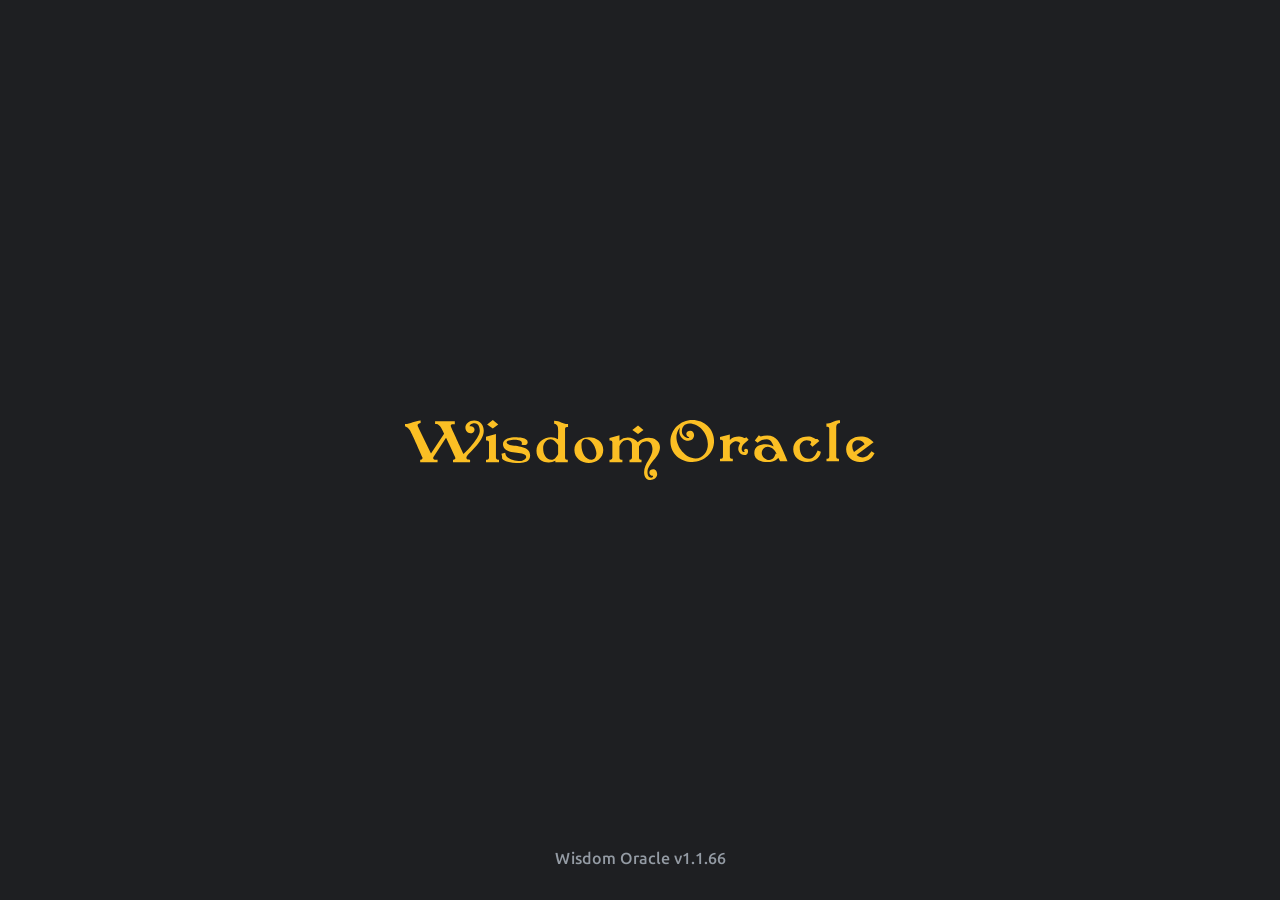
<file: index.html>
<!DOCTYPE html>
<html lang="en">
<head>
  <meta charset="UTF-8" />
  <meta name="viewport" content="width=device-width, initial-scale=1.0" />
  <meta name="theme-color" content="#0d0e10" />
  <meta name="color-scheme" content="dark" />
  <meta name="mobile-web-app-capable" content="yes">
  <meta name="apple-mobile-web-app-capable" content="yes" />
  <meta name="apple-mobile-web-app-status-bar-style" content="black-translucent" />
  <meta name="apple-mobile-web-app-title" content="Wisdom Oracle" />
  <meta name="description" content="Wisdom Oracle — Splash screen..." />
  <meta name="robots" content="noindex, nofollow" />
  <link rel="canonical" href="/gitawisdom/oracle.html" />
  <title>Wisdom Oracle</title>
  <meta name="author" content="WebKide" />

  <!-- Favicons — same as oracle.html -->
  <link rel="apple-touch-icon" sizes="180x180" href="assets/icons/apple-touch-icon.png" />
  <link rel="icon" type="image/png" sizes="32x32" href="assets/icons/favicon-32x32.png" />
  <link rel="icon" type="image/png" sizes="16x16" href="assets/icons/favicon-16x16.png" />
  <link rel="manifest" href="site.webmanifest" />

  <!-- 1. Stylesheets: Critical path for First Contentful Paint -->
  <link rel="stylesheet" href="css/fonts.css" />
  <link rel="stylesheet" href="css/variables.css" />
  <link rel="stylesheet" href="css/splash.css" />

  <!-- 2. Preload the app logo -->
  <link rel="preload" as="image" href="assets/images/wisdomoracle.svg" />
  <link rel="preload" as="image" href="assets/images/card_bg.png" />
</head>

<body>

  <!-- ── Splash stage ───────────────────────────────────────────────────── -->
  <div class="intro">

    <div class="logo-header">
      <div class="logo-wrap">
        <svg class="logo"
         viewBox="0 0 571.57 134.47"
         width="255"
         height="60"
         aria-hidden="true"
         draggable="false"
         focusable="false">
          <path fill="#fbbf24" d="M334.28,8.18c9.21,1.42,9,9.1,9,16.77,0,6.17-.3,12.23-.3,18.39a28.79,28.79,0,0,0-15.65-4.65c-17,0-32.65,12.63-32.65,30.31,0,17,11.21,26.17,27.7,26.17A30.86,30.86,0,0,0,337,91.53v2.93h27.87V88.9h-2.12a4,4,0,0,1-4-4V19.5a4,4,0,0,1,4-4h2.73V9.19c-14,0-17-7.47-31.24-7.47Zm8.9,68.4c-3.75,5.66-7.07,12.43-15,12.43-11.93,0-18.5-12-18.5-25.87,0-9.49,5.76-20.1,16.38-20.1,8.19,0,12.74,7.37,17.09,13.13ZM234.69,55.87c-2-.51-6.88-2.43-6.88-5.25,0-4.15,7.07-6.17,18.8-6.17,7.88,0,15.48,1.92,15.48,7.58a4.94,4.94,0,0,1-.81,2.32l.3,1a19.12,19.12,0,0,0,5.36.91c4.55,0,8.08-1.82,8.08-6.56,0-10.11-20.93-10.92-27.91-10.92-10,0-27.61,2.43-27.61,15.66a15.57,15.57,0,0,0,2.33,7.88v.11c10.41,16.56,49.84,6.87,49.84,20.3,0,4.55-8.28,9.2-12.93,9.2-11,0-23.46-3.54-29.12-8.49-3.44-3-4.25-5.46-5.05-9.9l-8.37,2.32a41.23,41.23,0,0,1,1.62,10.81c6,6,14.86,9.5,39.73,9.5,10.92,0,22.95-3.44,22.95-16.57C280.48,57.48,250,59.1,234.69,55.87ZM534.55,22.43,522.32,12.22,509.57,22.43l12.75,8.79ZM209.06,10.2,196.82,0,184.08,10.2,196.82,19Zm-5.22,74.68V31.42l-22.22,6.06v8.39h2.74a4,4,0,0,1,4,4v35a4,4,0,0,1-4,4h-2.74v5.66h29.11V88.9h-2.82A4,4,0,0,1,203.84,84.88Zm352.35,25.54c-4.14,0-8.49,2.53-8.49,7.08s3.84,7.57,8.19,7.57c0,.2.1.51.1.71,0,2.32-1.52,3.43-3.84,3.43-6.28,0-8.6-6.26-8.6-11.61,0-21.83,28-33,28-57.08,0-13.24-13.13-20.71-25-20.71a34.29,34.29,0,0,0-24.87,10.3C517,42.53,507.64,39.3,499.15,39.3a28.69,28.69,0,0,0-18.41,7V34.35l-22.4,6.06v5.46h2.44a4,4,0,0,1,4,4v35a4,4,0,0,1-4,4h-2.44v5.76h29V88.9h-2.64a4,4,0,0,1-4-4V58.8c3.34-7,8.08-13.74,16.68-13.74,6,0,11.33,4.54,11.33,10.71V84.86a4,4,0,0,1-4,4h-1.54v5.76h27V88.9H528.5a4,4,0,0,1-4-4V59.2a19.52,19.52,0,0,1,17.08-11.41c9.61,0,13.13,9.59,13.13,17.78,0,18.08-18.8,31.32-18.8,51.32,0,8.89,4.35,17.58,14.36,17.58,7.17,0,15-4.75,15-12.63C565.19,116.28,562.56,110.42,556.19,110.42ZM412,38.79h0Zm0,0c-16.87,0-32.31,10.41-32.31,28.48s15.57,28.9,32.45,28.9,32.26-11,32.26-28.9C444.39,49.11,428.94,38.81,412.06,38.8Zm6.36,50.31h0c-13.91,0-22.81-14-22.81-33.44,0-9.1,4.95-12.94,10.21-12.94,12.94,0,23.24,20.82,23.24,32C429,81.12,425.89,89.09,418.42,89.11ZM155.11,1.21c-11.59,0-19.73,7.48-19.73,16.27,0,6.16,4.75,12.32,11.22,12.32,4.45,0,9.3-3.33,9.3-8.18,0-4.34-4-7.78-8.29-7.78-.91,0-2.63-.36-2.63.51,0-1.57,1.85-7.08,11.11-7.08,8.7,0,11.53,9.5,11.53,16.67,0,14.85-25.69,41.83-36.3,52.24-4-7.71-21.68-46.32-28.42-61.12a4,4,0,0,1,2-5.35,4.09,4.09,0,0,1,1.73-.35c3.77.05,4.82.11,5,.14V2.63H67.45V8.89h2.93c8.18,0,14.35,15.76,17.28,22L58.24,75.27,31,18.79c-.92-1.92-2.74-4.75-2.74-6.87,0-3.33,4.25-4.44,6.78-5.15V1.11C22.65,1.52,12.34,9,0,9v4.95c4.55,2.12,8.19,4.65,11,8.79,3,4.35,21.22,45.29,27.92,60.62A4.06,4.06,0,0,1,35.29,89H34v5.55H73V89H67.2a4,4,0,0,1-3.38-6.26L92,39.7c2.56,5.06,15,31.69,20.48,43.57a4,4,0,0,1-2,5.36,4,4,0,0,1-1.69.38h-1.26v5.55H145.9V89c-3.13-.41-8.29.1-8.29-4.35,0-8.08,38.94-33.54,38.94-60.31C176.55,11.42,168.66,1.21,155.11,1.21Z"/>
        </svg>

        <svg class="logo"
         viewBox="0 0 461.45 94.97"
         width="205"
         height="42"
         aria-hidden="true"
         draggable="false"
         focusable="false">
          <path fill="#fbbf24" d="M454.36,70.82c-4.74,7.38-10.1,13.84-19.61,13.84-5.16,0-10-2.32-13.95-5.56l38.52-28.59c-8.08-9.29-17.09-13.13-29.43-13.13-17.08,0-32.65,10.71-32.65,28.89,0,17.48,14.26,28.6,30.94,28.6,14.76,0,26.79-6.27,33.27-19.81ZM411.09,59.51c0-7.78,4.65-13.54,12.74-13.54a16.79,16.79,0,0,1,15.27,8.79L415,72.64a25.29,25.29,0,0,1-3.95-13.13ZM313.71,87.69c-13.75,0-21.44-9.09-21.44-26.57,0-8.79,9.17-15.15,15.37-15.15,4.46,0,10.62,1.57,10.62,4.24,0,1.72-1.52,3.33-2.73,4.35l5.56,5.85,15.58-12.93-4.26-4.75h-4.64c-.91,0-7.32-5.15-16.49-5.15-17.55,0-33.67,9.6-33.67,28.8,0,18.08,14.15,28.59,31.32,28.59,14.76,0,28.93-7.48,31.15-23.24L332.7,68.9C329.18,77,324,87.69,313.71,87.69ZM355.36,7.78l-2.73.2v7.17h2.42a4,4,0,0,1,4,4V83.55a4,4,0,0,1-4,4h-2.22v5.66H381V87.59h-2.12a4,4,0,0,1-4.05-4v-65c0-6.57,1.32-10.81,8.59-11.62V.3h-3.74C372.53.3,363.86,7.07,355.36,7.78ZM218.87,35.16a66.37,66.37,0,0,0-15,2l-4-2.93-9.18,12.12,6.27,5a33.83,33.83,0,0,1,20.93-7.57c9.48,0,12.79,10,15.32,16-4-1.52-10-4.8-17.56-4.8-13.34,0-26.08,4.55-26.08,20,0,15.26,16.59,19.91,29.23,19.91,19.44,0,25-9.8,25-9.8l4.14,8.18h16.69c-3.64-8.29-6.78-16.67-10.51-25C246.67,51.83,240.51,35.16,218.87,35.16ZM237.77,76c-1.82,7.38-6.06,14.45-14.56,14.45-7.79,0-16.78-7.37-16.78-15.46,0-7.17,5.31-14.29,13.6-14.29,9,0,16.53,8.43,20,15.91ZM176.7,44.76l-4.95-5.56c-1.11.5-2.93,1.51-4.15,1.51-1,0-3.14-1.41-4.25-1.81a24.08,24.08,0,0,0-8.9-1.42c-7.47,0-14.76,2.33-20.2,7.48V32.53L112,38.59v6h2.73a4,4,0,0,1,4,4v35a4,4,0,0,1-4,4H112v5.66h29V87.59h-2.73a4,4,0,0,1-4-4v-24c0-5.76,8.58-11.82,13.95-11.82,3.64,0,7,1.91,9.5,4.44-2.53,4.14-4.45,9-4.45,13.94A13.61,13.61,0,0,0,166.4,79.31a9.1,9.1,0,0,0,9.1-8.79,5.12,5.12,0,0,0-4.87-5.35h-.08a4.22,4.22,0,0,0-4.16,4,5.09,5.09,0,0,0,1.82,3.14h-3C163,72.34,161,67.89,161,66,161,55.26,170.33,51.42,176.7,44.76ZM49.5,0C22.3,0,0,21.52,0,48.9s22.94,46,49.34,46c27,0,49.24-19.6,49.24-47.18S76.7,0,49.5,0Zm7.08,86.78C33.82,86.78,13.51,60.62,13.51,39a34.91,34.91,0,0,1,8.08-22.23C21,19.7,20,22.83,20,25.76c0,12.89,10.92,21.12,20.32,21.12,7.69,0,13.13-5,13.13-12.83,0-5.26-3.44-10-9-10-4,0-8.6,2.73-8.6,7.18a8,8,0,0,0,6.78,7.57,3,3,0,0,1-2.84,2c-4.54,0-14-6.07-14-14.86,0-9.69,6.57-17.78,16.38-17.78,24.16,0,42.43,23.54,42.43,46.48C84.6,70.82,74,86.78,56.58,86.78Z"/>
        </svg>
      </div>
    </div>

    <p class="version">Wisdom Oracle v1.1.66</p>

  </div>

  <!-- Boot sequencer — deferred so DOM is ready -->
  <script src="js/splash.js" defer></script>

  <!-- Register service worker (same scope as oracle.html) -->
  <script>
    if ('serviceWorker' in navigator) {
      navigator.serviceWorker.register('sw.js')
        .catch(function (err) { console.warn('SW registration failed:', err); });
    }

    document.addEventListener('contextmenu', function (e) {
      if (e.target.tagName === 'IMG') e.preventDefault();
    });
  </script>

</body>
</html>
</file>
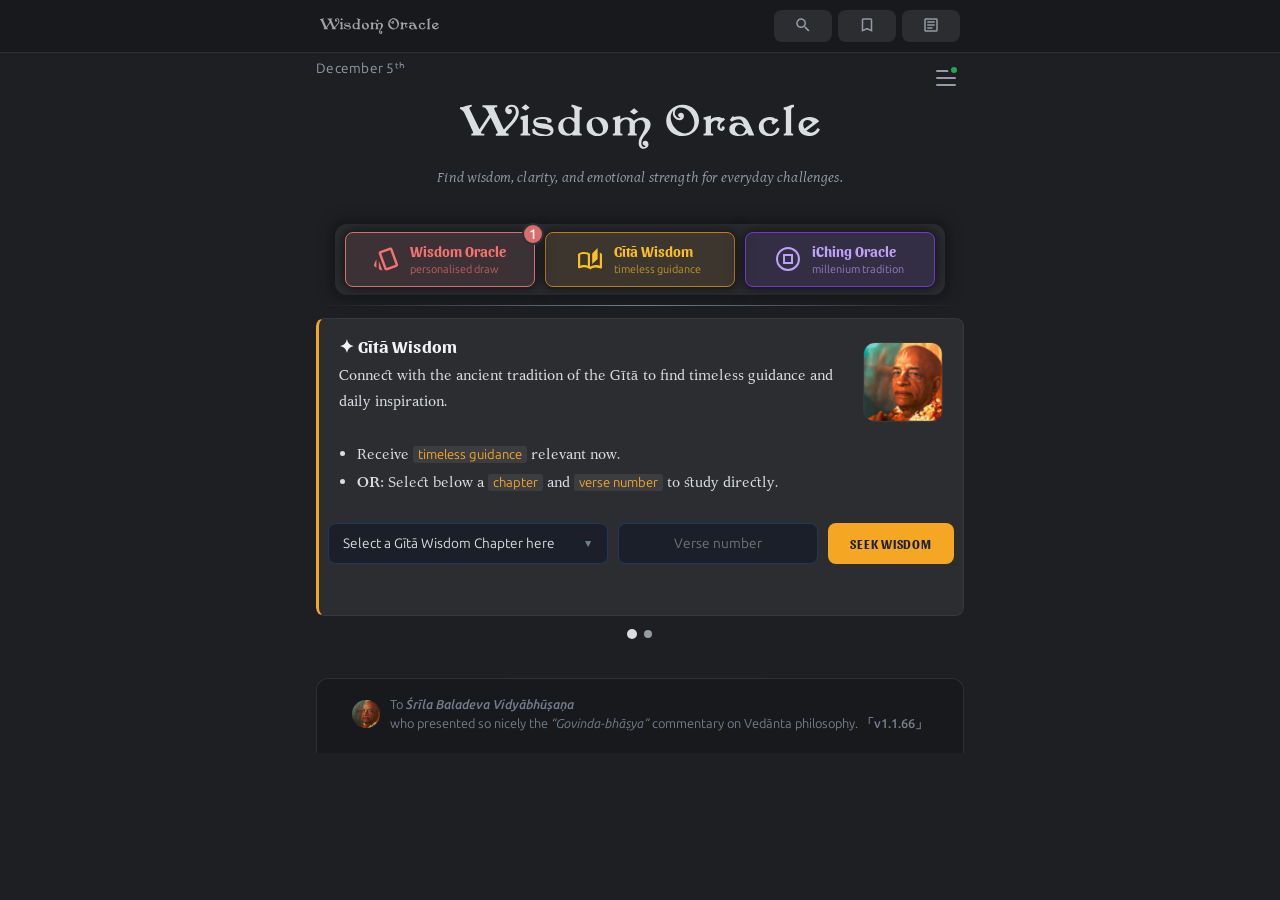
<file: oracle.html>
<!DOCTYPE html>
<html lang="en">
<head>
    <meta charset="UTF-8" />
    <meta name="viewport" content="width=device-width, initial-scale=1.0" />
    <meta name="theme-color" content="#1e1f22" />
    <meta name="color-scheme" content="dark" />
    <meta name="mobile-web-app-capable" content="yes">
    <meta name="apple-mobile-web-app-capable" content="yes">
    <meta name="apple-mobile-web-app-status-bar-style" content="black-translucent" />
    <meta name="apple-mobile-web-app-title" content="Wisdom Oracle" />
    <meta name="description" content="Find instant wisdom, clarity, and emotional strength for everyday challenges." />
    <title>Wisdom Oracle v1.1.66</title>
    <meta name="author" content="WebKide" />

    <meta http-equiv="Content-Security-Policy"
          content="default-src 'self';
                 script-src 'self' 'unsafe-inline';
                 style-src 'self' 'unsafe-inline';
                 img-src 'self' data: blob:;
                 connect-src 'self' https://api.github.com https://raw.githubusercontent.com;">

    <!-- 1. Stylesheets: Critical path for First Contentful Paint -->
    <link rel="stylesheet" href="css/fonts.css" />
    <link rel="stylesheet" href="css/variables.css" />
    <link rel="stylesheet" href="css/styles.css" />
    <link rel="stylesheet" href="css/slideshow-panel.css" />

    <!-- 2. Preloads: Prioritize critical assets while CSS parses -->
    <link rel="preload" href="assets/images/card_bg.png" as="image" />
    <link rel="manifest" href="site.webmanifest" />

    <!-- 3. Immediate UI Script: Slideshow panel interactive element (slideshow) -->
    <script src="js/slideshow-panel.js" defer></script>

    <!-- 4. Global Dependencies: Must be available before main app modules -->
    <script src="js/fuse.min.js" defer></script>

    <!-- 5. Main Application Logic: Deferred by default via type="module" -->
    <script src="js/app.js" type="module"></script>

    <!-- 6. Heavy Utilities: Loaded last to avoid blocking startup bandwidth -->
    <script src="js/html2canvas.min.js" defer></script>

    <!-- Service Worker Registration
    <script>
        if ('serviceWorker' in navigator) {
          window.addEventListener('load', () => {
            navigator.serviceWorker.register('sw.js')
              .catch(err => console.warn('SW registration failed:', err));
          });
        }
    </script> -->

    <!-- Favicons -->
    <link rel="apple-touch-icon" sizes="180x180" href="assets/icons/apple-touch-icon.png" />
    <link rel="icon" type="image/png" sizes="32x32" href="assets/icons/favicon-32x32.png" />
    <link rel="icon" type="image/png" sizes="16x16" href="assets/icons/favicon-16x16.png" />
</head>

<body>

<!-- ═════════════════════════════════ NAVIGATION ════════════════════════════ -->
<nav id="top-nav" aria-label="Main navigation">
    <div class="top-nav-inner">
        <img src="assets/images/wisdomoracle.svg" alt="Wisdom Oracle" class="top-nav-icon">
        <div class="top-nav-links">
            <button id="search-nav-btn"
                    class="top-nav-btn"
                    aria-label="Open Wisdom search"
                    title="Search">
                <svg class="tab-icon" viewBox="0 0 24 24" aria-hidden="true">
                    <path d="M9.5 3a6.5 6.5 0 0 1 6.5 6.5c0 1.61-.59 3.09-1.56 4.23l.27.27h.79l5 5-1.5 1.5-5-5v-.79l-.27-.27A6.5 6.5 0 0 1 3 9.5 6.5 6.5 0 0 1 9.5 3Zm0 2C7 5 5 7 5 9.5S7 14 9.5 14 14 12 14 9.5 12 5 9.5 5Z"/>
                </svg>
            </button>

            <button id="bookmark-nav-btn"
                    class="top-nav-btn"
                    aria-label="Open Bookmarks"
                    title="Bookmarks">
                <svg class="tab-icon" viewBox="0 -960 960 960" aria-hidden="true">
                    <path d="M200-120v-640q0-33 23.5-56.5T280-840h400q33 0 56.5 23.5T760-760v640L480-240 200-120Zm80-122 200-86 200 86v-518H280v518Zm0-518h400-400Z"/>
                </svg>
            </button>

            <a href="#about-section" class="top-nav-btn" title="About">
                <svg class="tab-icon" viewBox="0 0 24 24" aria-hidden="true">
                    <path d="M5,3C3.89,3 3,3.89 3,5V19C3,20.11 3.89,21 5,21H19C20.11,21 21,20.11 21,19V5C21,3.89 20.11,3 19,3H5M5,5H19V19H5V5M7,7V9H17V7H7M7,11V13H17V11H7M7,15V17H14V15H7Z" />
                </svg>
            </a>

        </div>
    </div>
</nav>

<!-- ═════════════════════════════════ LANDING PAGE ═══════════════════════════ -->
<main class="page-wrap" id="gita-section">

    <!-- ── Banner ── -->
    <header class="banner fade-in">
        <span class="banner-date"></span>

        <script>
            (function () {
              'use strict';
              var MONTHS = ['January','February','March','April','May','June','July',
                            'August','September','October','November','December'];

              function getOrdinalSuffix(n) {
                var v = n % 100;
                if (v >= 11 && v <= 13) return 'ᵗʰ';
                switch (n % 10) {
                  case 1: return 'ˢᵗ';
                  case 2: return 'ⁿᵈ';
                  case 3: return 'ʳᵈ';
                  default: return 'ᵗʰ';
                }
              }

              function formatBannerDate(date) {
                return MONTHS[date.getMonth()] + ' ' + date.getDate() + getOrdinalSuffix(date.getDate());
              }

              // Exposed so the Share-PNG date script further down can reuse this
              // instead of duplicating the same month/ordinal logic a second time.
              window.formatBannerDate = formatBannerDate;

              var banner = document.querySelector('.banner-date');
              if (banner) banner.textContent = formatBannerDate(new Date());
            })();
        </script>

        <button class="menu-toggle" id="menu-toggle-btn" aria-label="Open settings">
            <span class="menu-line"></span>
            <span class="menu-line"></span>
            <span class="menu-line"></span>
            <span class="menu-dot"></span>
        </button>

        <!-- Logo — floats up and down -->
        <img src="assets/images/wisdomoracle.svg"
             alt=""
             class="banner-lotus"
             aria-hidden="true"
             draggable="false"/>
        <p class="banner-subtitle">Find wisdom, clarity, and emotional strength for everyday challenges.</p>
    </header>

    <!-- ── Module tabs ── -->
    <div class="module-tabs fade-in">
        <button type="button"
                id="wisdomoracle-random-btn"
                class="module-tab module-tab--wisdom"
                title="Click to reveal the inspiration">
            <svg class="tab-icon"
                 viewBox="0 0 24 24"
                 aria-hidden="true"
                 focusable="false">
                <path d="M2.44,20.79c0,0 -2.4,-1.27 -2.4,-2.57c-0,-1.78 2.39,-5.75 2.39,-5.75l0.01,8.32Zm5.99,2.63c0,0 -3.59,.01 -3.6,-2.39l-.01,-7.19c0,0 3.51,9.46 3.61,9.58Zm4.97,-.13c-1.23,.46 -2.65,-.26 -3.12,-1.49l-5.35,-14.6c-.5,-1.38 .05,-2.61 1.43,-3.12l9.04,-3.31c1.61,-.59 2.53,-.12 3.12,1.49l5.35,14.6c0.5,1.34 -.09,2.63 -1.43,3.12l-9.04,3.31Zm-.84,-2.27l9.04,-3.31l-5.35,-14.66l-9.04,3.31l5.35,14.66Zm-5.35,-14.66l9.04,-3.31l-9.04,3.31Z"/>
            </svg>
            <div class="tab-label-group">
                <span class="tab-title">Wisdom Oracle</span>
                <span class="tab-subtitle">personalised draw</span>
                <span id="wo-notification-dot"
                      class="notification-dot">1</span>
            </div>
        </button>

        <script>
            // ─── Startup Notification Dot Logic ──────────────────────────────
            /**
             * Show notification-dot on Wisdom Oracle button if unread since the last 07:00 reset
             */
            (function () {
              'use strict';

              const STORAGE_KEY = 'wo_last_visit';
              const RESET_HOUR = 7; // local time

              // Returns an identifier for the current "notification day", which rolls over at RESET_HOUR.
              function today() {
                const shifted = new Date(Date.now() - RESET_HOUR * 60 * 60 * 1000);
                return shifted.toDateString();
              }

              const button = document.getElementById('wisdomoracle-random-btn');
              const dot = document.getElementById('wo-notification-dot');

              if (!button || !dot) return;

              function refreshDot() {
                if (localStorage.getItem(STORAGE_KEY) !== today()) {
                  dot.classList.add('visible');
                }
              }

              // Show the notification if the user hasn't opened Wisdom Oracle since the last 07:00.
              refreshDot();

              // Mark the current notification day as read when the button is clicked.
              button.addEventListener('click', function () {
                localStorage.setItem(STORAGE_KEY, today());
                dot.classList.remove('visible');
              });

              // Optional: if the page stays open across 07:00, re-check when the tab regains focus.
              document.addEventListener('visibilitychange', function () {
                if (!document.hidden) refreshDot();
              });

              // Development helper
              window.__TEST_DOT = function () {
                localStorage.removeItem(STORAGE_KEY);
                dot.classList.add('visible');
                console.log('[WO-TEST] Notification reset. Reload to verify startup behaviour.');
              };
            })();
        </script>

        <button type="button"
                id="gita-random-btn"
                class="module-tab module-tab--gita"
                title="Click for inspiration">
            <svg class="tab-icon"
                 viewBox="0 0 24 24"
                 aria-hidden="true"
                 focusable="false">
                <path d="M12 22.36c-.87-.69-2.93-2.18-6-2.18-2.19 0-3.69.78-4.36 1.15-.68.35-1.64-.13-1.64-.98V7.2c0-.64 2.97-2.29 6-2.29 3.03 0 5.07 1.09 6 1.64v13.2c.93-.58 2.98-1.75 6-1.75 1.92 0 3.18.44 3.82.65V5.78c1.1 0 2.18 1.44 2.18 1.64v13.15c0 .93-1.25 1.18-1.64.98-.67-.36-2.17-1.15-4.36-1.15-3.03 0-5.13 1.49-6 2.18Zm2.18-5.45V6.55l5.45-5.45v10.91l-5.45 4.91Zm-4.36 1.77V7.88c-.6-.25-1.86-.79-3.82-.79-1.96 0-3.22.51-3.82.76v10.83c.64-.24 2.17-.68 3.82-.68 1.64 0 3.18.45 3.82.68Z"/>
            </svg>
            <div class="tab-label-group">
                <span class="tab-title">Gītā Wisdom</span>
                <span class="tab-subtitle">timeless guidance</span>
            </div>
        </button>

        <button type="button"
                id="iching-random-btn"
                class="module-tab module-tab--iching"
                title="Click for inspiration">
            <svg class="tab-icon"
                 viewBox="0 0 24 24"
                 aria-hidden="true"
                 focusable="false">
                <path d="M12 0a12 12 0 1 1 0 24 12 12 0 0 1 0-24Zm-.04 2a10 10 0 1 0 0 20 10 10 0 0 0 0-20Zm-4.93 15.04h9.97V6.95H7.03v10.09Zm1.96-2.04V9h6v6H9Z"/>
            </svg>
            <div class="tab-label-group">
                <span class="tab-title">iChing Oracle</span>
                <span class="tab-subtitle">millenium tradition</span>
            </div>
        </button>
    </div>

    <div class="linebreak fade-in"></div>

    <!-- ── Reload to update ── -->
    <div class="update-banner" id="update-banner">
        <button type="button"
                class="module-tab module-tab--reload"
                title="Reload to use the latest version.">
            <svg class="tab-icon"
                 viewBox="0 -960 960 960"
                 aria-hidden="true"
                 focusable="false">
                <path d="M482-160q-134 0-228-93t-94-227v-7l-64 64-56-56 160-160 160 160-56 56-64-64v7q0 100 70.5 170T482-240q26 0 51-6t49-18l60 60q-38 22-78 33t-82 11Zm278-161L600-481l56-56 64 64v-7q0-100-70.5-170T478-720q-26 0-51 6t-49 18l-60-60q38-22 78-33t82-11q134 0 228 93t94 227v7l64-64 56 56-160 160Z"/>
            </svg>
            <div class="tab-label-group">
                <span class="tab-title">Update Available</span>
                <span class="tab-subtitle">press to reload</span>
            </div>
        </button>
    </div>

    <!-- ── Slideshow panel: cycles Gītā / iChing intro cards right-to-left ──
         Transition style is chosen via a class on .wo-slideshow:
           wo-anim-slide → filmstrip (both cards move together)
           wo-anim-push  → incoming card slides over the outgoing one
         Swap the class below to switch styles; no other markup changes needed.
    -->
    <div class="wo-slideshow wo-anim-slide fade-in" data-interval="7000">
        <div class="wo-slideshow-viewport">
            <div class="wo-slideshow-track">
                <div class="wo-slideshow-item">

                    <!-- ── Gītā Wisdom card ── -->
                    <section class="intro intro--gita" aria-label="About the Gita Oracle">

                        <!-- Header & Description -->
                        <div class="intro-header">
                            <div class="intro-header-text">
                                <h2 class="intro-title">✦ Gītā Wisdom</h2>
                                <p class="intro-text">Connect with the ancient tradition of the Gītā to find timeless guidance and daily inspiration.</p>
                            </div>

                            <!-- Low-res JPG img while high-res PNG loads -->
                            <div class="intro-thumb ken-burns-frame" data-progressive-load>
                                <!-- Low-res placeholder: tiny file, immediate render -->
                                <img src="assets/images/prabhupada.jpg"
                                     class="thumb-placeholder"
                                     alt=""
                                     aria-hidden="true"
                                     loading="eager">

                                <!-- High-res: loads in background, swaps when ready -->
                                <img src="assets/images/prabhupada.png"
                                     class="thumb-final ken-burns"
                                     alt=""
                                     loading="lazy"
                                     onload="this.style.opacity='1'; this.previousElementSibling.style.opacity='0';"
                                     style="--kb-duration:9s; --kb-scale:1.2; --kb-pan-x:-6%; --kb-pan-y:-6%;">
                            </div>

                        </div>
                        <ul>
                            <li>Receive <code>timeless guidance</code> relevant now.</li>
                            <li><b>OR:</b> Select below a <code>chapter</code> and <code>verse number</code> to study directly.</li>
                        </ul>

                        <!-- ══════════════ GĪTĀ WISDOM SECTION ═══════════════ -->
                        <!-- Gita Search Form (Now directly inside the card) -->
                        <div class="search-panel" aria-label="Verse lookup">
                            <form id="gita-form" class="search-row" autocomplete="off" novalidate>

                                <!-- Custom chapter dropdown -->
                                <div id="chapter-select" class="custom-select" aria-label="Chapter">
                                    <button type="button"
                                            class="custom-select-trigger"
                                            id="chapter-trigger"
                                            aria-haspopup="listbox"
                                            aria-expanded="false">
                                        <span id="chapter-trigger-text">Select a Gītā Wisdom Chapter here</span>
                                        <span class="custom-select-arrow">&#9660;</span>
                                    </button>

                                    <ul class="custom-select-list"
                                        id="chapter-list"
                                        role="listbox"
                                        aria-label="Select a chapter">
                                        <li class="custom-select-option custom-select-title" role="none">
                                            <b>✦ Bhagavad Gītā As It Is <code>(1972)</code></b>
                                        </li>
                                        <li class="custom-select-option" role="option" data-value="1">
                                            <b>1 • First Chapter <span class="verse-count">(46 𝗏𝖾𝗋𝗌𝖾𝗌)</span></b>
                                            <small>Observing the Armies on the Battlefield of Kurukṣetra</small>
                                        </li>
                                        <li class="custom-select-option" role="option" data-value="2">
                                            <b>2 • Second Chapter <span class="verse-count">(72 𝗏𝖾𝗋𝗌𝖾𝗌)</span></b>
                                            <small>Contents of the Gītā Summarized</small>
                                        </li>
                                        <li class="custom-select-option" role="option" data-value="3">
                                            <b>3 • Third Chapter <span class="verse-count">(43 𝗏𝖾𝗋𝗌𝖾𝗌)</span></b>
                                            <small>Karma-yoga</small>
                                        </li>
                                        <li class="custom-select-option" role="option" data-value="4">
                                            <b>4 • Fourth Chapter <span class="verse-count">(42 𝗏𝖾𝗋𝗌𝖾𝗌)</span></b>
                                            <small>Transcendental Knowledge</small>
                                        </li>
                                        <li class="custom-select-option" role="option" data-value="5">
                                            <b>5 • Fifth Chapter <span class="verse-count">(29 𝗏𝖾𝗋𝗌𝖾𝗌)</span></b>
                                            <small>Karma-yoga — Action in Kṛṣṇa Consciousness</small>
                                        </li>
                                        <li class="custom-select-option" role="option" data-value="6">
                                            <b>6 • Sixth Chapter <span class="verse-count">(47 𝗏𝖾𝗋𝗌𝖾𝗌)</span></b>
                                            <small>Sāṅkhya-yoga</small>
                                        </li>
                                        <li class="custom-select-option" role="option" data-value="7">
                                            <b>7 • Seventh Chapter <span class="verse-count">(30 𝗏𝖾𝗋𝗌𝖾𝗌)</span></b>
                                            <small>Knowledge of the Absolute</small>
                                        </li>
                                        <li class="custom-select-option" role="option" data-value="8">
                                            <b>8 • Eighth Chapter <span class="verse-count">(28 𝗏𝖾𝗋𝗌𝖾𝗌)</span></b>
                                            <small>Attaining the Supreme</small>
                                        </li>
                                        <li class="custom-select-option" role="option" data-value="9">
                                            <b>9 • Ninth Chapter <span class="verse-count">(34 𝗏𝖾𝗋𝗌𝖾𝗌)</span></b>
                                            <small>The Most Confidential Knowledge</small>
                                        </li>
                                        <li class="custom-select-option" role="option" data-value="10">
                                            <b>10 • Tenth Chapter <span class="verse-count">(42 𝗏𝖾𝗋𝗌𝖾𝗌)</span></b>
                                            <small>The Opulence of the Absolute</small>
                                        </li>
                                        <li class="custom-select-option" role="option" data-value="11">
                                            <b>11 • Eleventh Chapter <span class="verse-count">(55 𝗏𝖾𝗋𝗌𝖾𝗌)</span></b>
                                            <small>The Universal Form</small>
                                        </li>
                                        <li class="custom-select-option" role="option" data-value="12">
                                            <b>12 • Twelfth Chapter <span class="verse-count">(20 𝗏𝖾𝗋𝗌𝖾𝗌)</span></b>
                                            <small>Devotional Service</small>
                                        </li>
                                        <li class="custom-select-option" role="option" data-value="13">
                                            <b>13 • Thirteenth Chapter <span class="verse-count">(35 𝗏𝖾𝗋𝗌𝖾𝗌)</span></b>
                                            <small>Nature, the Enjoyer, and Consciousness</small>
                                        </li>
                                        <li class="custom-select-option" role="option" data-value="14">
                                            <b>14 • Fourteenth Chapter <span class="verse-count">(27 𝗏𝖾𝗋𝗌𝖾𝗌)</span></b>
                                            <small>The Three Modes of Material Nature</small>
                                        </li>
                                        <li class="custom-select-option" role="option" data-value="15">
                                            <b>15 • Fifteenth Chapter <span class="verse-count">(20 𝗏𝖾𝗋𝗌𝖾𝗌)</span></b>
                                            <small>The Yoga of the Supreme Person</small>
                                        </li>
                                        <li class="custom-select-option" role="option" data-value="16">
                                            <b>16 • Sixteenth Chapter <span class="verse-count">(24 𝗏𝖾𝗋𝗌𝖾𝗌)</span></b>
                                            <small>The Divine and Demoniac Natures</small>
                                        </li>
                                        <li class="custom-select-option" role="option" data-value="17">
                                            <b>17 • Seventeenth Chapter <span class="verse-count">(28 𝗏𝖾𝗋𝗌𝖾𝗌)</span></b>
                                            <small>The Divisions of Faith</small>
                                        </li>
                                        <li class="custom-select-option" role="option" data-value="18">
                                            <b>18 • Eighteenth Chapter <span class="verse-count">(78 𝗏𝖾𝗋𝗌𝖾𝗌)</span></b>
                                            <small>Conclusion — The Perfection of Renunciation</small>
                                        </li>
                                    </ul>
                                    <div class="custom-select-backdrop" id="chapter-backdrop"></div>
                                </div><!-- /#chapter-select -->

                                <!-- Verse number input — empty by default (no trailing "1") -->
                                <input id="gita-verse-input"
                                       class="verse-input verse-field"
                                       type="number"
                                       inputmode="numeric"
                                       min="1"
                                       max="81"
                                       placeholder="Verse number"
                                       autocorrect="off"
                                       autocapitalize="none"
                                       spellcheck="false"
                                       aria-label="Verse number" />

                                <button type="submit"
                                        class="btn btn-primary"
                                        aria-label="Look up verse">
                                    SEEK WISDOM
                                </button>
                            </form>

                            <!-- Gita error box
                            <p id="gita-error-box" class="error-msg" role="alert" aria-live="polite"></p> -->

                        </div><!-- /.search-panel -->

                    </section>
                </div><!-- /.wo-slideshow-item (gita) -->

                <div class="divider fade-in"></div>

                <div class="wo-slideshow-item">

                    <!-- ═══════════════ ICHING ORACLE SECTION ═══════════════ -->

                    <!-- ── iChing Oracle card ── -->
                    <section class="intro intro--iching" aria-label="About the iChing Oracle">
                        <div class="ribbon">NEW</div>

                        <!-- Header & Description -->
                        <div class="intro-header">
                            <div class="intro-header-text">
                                <h2 class="intro-title">✦ iChing Oracle</h2>
                                <p class="intro-text">Move through the challenges of everyday life with the inspiration from the Book of Changes.</p>
                            </div>

                            <!-- Low-res JPG img while high-res PNG loads -->
                            <div class="intro-thumb ken-burns-frame" data-progressive-load>
                                <!-- Low-res placeholder: tiny file, immediate render -->
                                <img src="assets/images/iching.jpg"
                                     class="thumb-placeholder"
                                     alt=""
                                     aria-hidden="true"
                                     loading="eager">

                                <!-- High-res: loads in background, swaps when ready -->
                                <img src="assets/images/iching.png"
                                     class="thumb-final ken-burns"
                                     alt=""
                                     loading="lazy"
                                     onload="this.style.opacity='1'; this.previousElementSibling.style.opacity='0';"
                                     style="--kb-duration:9s; --kb-scale:1.2; --kb-pan-x:-6%; --kb-pan-y:-6%;">
                            </div>

                            <ul>
                                <li>Input a <code>hexagram</code> number to read it.</li>
                                <li><b>OR:</b> Receive inspiration for the moment by clicking <code>CONSULT ORACLE</code> below.</li>
                            </ul>

                            <!-- ── iChing lookup panel ──
                                 IDs used in app.js: iching-form, iching-input, iching-btn, iching-error-box
                                 No chapter dropdown — single file, hexagram 1–64 (plus 65–66 special).
                                 Empty input = random hexagram.
                            -->
                            <div class="search-panel">
                                <form id="iching-form" class="search-row" autocomplete="off" novalidate>

                                    <!-- Hexagram number input — empty = random (spec) -->
                                    <input id="iching-input"
                                           class="verse-input verse-field verse-field--iching"
                                           type="number"
                                           inputmode="numeric"
                                           min="1"
                                           max="64"
                                           placeholder="Hexagram 1–64"
                                           autocorrect="off"
                                           autocapitalize="none"
                                           spellcheck="false"
                                           aria-label="Hexagram number 1 to 64, leave empty for random" />

                                    <!-- Toss Coins: empty input → random; number → that hexagram -->
                                    <button id="iching-btn"
                                            type="submit"
                                            class="btn btn-primary btn-primary--iching"
                                            aria-label="Toss coins or look up hexagram">
                                        CONSULT ORACLE
                                    </button>
                                </form>

                                <!-- iChing error box
                                <p id="iching-error-box" class="error-msg" role="alert" aria-live="polite"></p> -->

                            </div><!-- /.search-panel (iching) -->
                        </div>
                    </section>

                </div><!-- /.wo-slideshow-item (iching) -->

                <div class="linebreak fade-in"></div>

            </div><!-- /.wo-slideshow-track -->
        </div>
        <div class="wo-slideshow-dotnav"
             role="tablist"
             aria-label="Choose card">

            <button
                    type="button"
                    class="wo-dot"
                    data-index="0"
                    aria-label="Show Gītā Wisdom">
            </button>

            <button
                    type="button"
                    class="wo-dot"
                    data-index="1"
                    aria-label="Show iChing Oracle">
            </button>
        </div>

    </div><!-- /.wo-slideshow -->

    <!-- Global Error Box Container -->
    <div class="footer-error-box">
        <div id="global-error-box"
             class="error-msg"
             role="alert"
             aria-live="polite">

            <!-- Warning icon — collapses with the box -->
            <svg class="error-icon"
                 viewBox="0 -960 960 960"
                 aria-hidden="true"
                 focusable="false">
                <path d="m40-120 440-760 440 760H40Zm138-80h604L480-720 178-200Zm330.5-51.5Q520-263 520-280t-11.5-28.5Q497-320 480-320t-28.5 11.5Q440-297 440-280t11.5 28.5Q463-240 480-240t28.5-11.5ZM440-360h80v-200h-80v200Zm40-100Z"/>
            </svg>

            <!-- Text content injected here by JS -->
            <span class="error-text"></span>

        </div>
    </div>

    <!-- ── Page footer — full-width darker block with circular image ──
         imgfooter.png sits like a Discord embed footer icon (28×28, circular).
    -->
    <footer class="page-footer fade-in">
        <div class="footer-inner">
            <img src="assets/images/prabhupada.png"
                 alt=""
                 class="footer-icon"
                 width="28"
                 height="28"
                 loading="lazy"
                 aria-hidden="true"
                 draggable="false" />
            <p>
                To <i><b>Śrīla Baladeva Vidyābhūṣaṇa</b></i><br />who presented so nicely the
                <i>“Govinda-bhāṣya”</i> commentary on Vedānta philosophy. <b>「v1.1.66」</b>
            </p>
        </div>
    </footer>

</main><!-- /.page-wrap -->

<!-- ══════════════════════════════ LIGHTBOX OVERLAY ══════════════════════════════
     Shared by both Gita and iChing oracles.
     The header branding (icon + title) is swapped by app.js on each open.

     IDs app.js requires:
       lightbox, lb-overlay, lb-card, lb-close,
       lb-prev, lb-next,
       lb-purport-btn, lb-font-increase, lb-font-decrease,
       lb-author-icon, lb-author-title, lb-author-ref,
       lb-verse-section, lb-purport-section,
       lb-chapter-heading,
       lb-text-num,
       lb-translation  (shown FIRST — main feature)
       lb-sanskrit     (shown SECOND)
       lb-synonyms     (shown THIRD)
       lb-open-purport-btn  (bottom blue btn: "Read Purport / Commentary")
       lb-purport, lb-return-btn,
       lb-footer, lb-chapter-end
-->
<div id="lightbox" class="lightbox" role="dialog" aria-modal="true" aria-label="Verse viewer">

    <!-- Backdrop — click fires closeLightbox() -->
    <div id="lb-overlay" class="lb-overlay"></div>

    <article id="lb-card" class="lb-card">

        <!-- ══ Card header ══ -->
        <header class="lb-header">

            <!-- Book / oracle title + current reference -->
            <div class="lb-author">
                <!-- iChing icon path is swapped by applyLightboxBranding() in lightbox.js -->
                <img id="lb-author-icon"
                     src="assets/images/ichingcoin.png"
                     alt="I Ching coin"
                     class="lb-author-icon"
                     width="28"
                     height="28"
                     loading="lazy"
                     draggable="false" />
                <span id="lb-author-title" class="lb-author-name">
          <strong><i>Bhagavad Gītā</i> As It Is</strong>
          <b id="lb-author-ref"></b>
        </span>
            </div>

            <!-- Right-hand action buttons -->
            <div class="lb-header-actions">

                <!-- Copy and Share buttons — always visible; Share falls back to Copy if API unavailable -->
                <button id="lb-copy-btn"
                        class="lb-icon-btn"
                        title="Copy to clipboard">
                    <svg class="tab-icon" viewBox="0 -960 960 960" aria-hidden="true">
                        <path d="M360-240q-33 0-56.5-23.5T280-320v-480q0-33 23.5-56.5T360-880h360q33 0 56.5 23.5T800-800v480q0 33-23.5 56.5T720-240H360Zm0-80h360v-480H360v480ZM200-80q-33 0-56.5-23.5T120-160v-560h80v560h440v80H200Zm160-240v-480 480Z"/>
                    </svg>
                </button>

                <button id="lb-share-btn"
                        class="lb-icon-btn"
                        title="Share PNG image">
                    <svg class="tab-icon" viewBox="0 -960 960 960" aria-hidden="true">
                        <path d="M240-80q-33 0-56.5-23.5T160-160v-400q0-33 23.5-56.5T240-640h120v80H240v400h480v-400H600v-80h120q33 0 56.5 23.5T800-560v400q0 33-23.5 56.5T720-80H240Zm200-240v-447l-64 64-56-57 160-160 160 160-56 57-64-64v447h-80Z"/>
                    </svg>
                </button>

                <!-- Bookmarks icon -->
                <button id="lb-bookmark-btn"
                        class="lb-icon-btn"
                        title="Bookmark"
                        aria-label="Bookmark"
                        style="display:none;">
                    <svg class="tab-icon" viewBox="0 -960 960 960" aria-hidden="true">
                        <path d="M200-120v-640q0-33 23.5-56.5T280-840h400q33 0 56.5 23.5T760-760v640L480-240 200-120Zm80-122 200-86 200 86v-518H280v518Zm0-518h400-400Z"/>
                    </svg>
                </button>

                <!-- Font-size controls -->
                <button id="lb-font-decrease"
                        class="lb-icon-btn lb-font-btn lb-font-decrease"
                        title="Decrease text size Aᴀ−"
                        aria-label="Decrease text size">
                    <svg class="tab-icon" viewBox="0 -960 960 960" aria-hidden="true">
                        <path d="m40-200 210-560h100l210 560h-96l-51-143H187l-51 143H40Zm176-224h168l-82-232h-4l-82 232Zm384-16v-80h320v80H600Z"/>
                    </svg>
                </button>
                <button id="lb-font-increase"
                        class="lb-icon-btn lb-font-btn lb-font-increase"
                        title="Increase text size +ᴀA"
                        aria-label="Increase text size">
                    <svg class="tab-icon" viewBox="0 -960 960 960" aria-hidden="true">
                        <path d="m40-200 210-560h100l210 560h-96l-51-143H187l-51 143H40Zm176-224h168l-82-232h-4l-82 232Zm504 104v-120H600v-80h120v-120h80v120h120v80H800v120h-80Z"/>
                    </svg>
                </button>

                <!-- Purport / commentary toggle — visible only in purport/commentary view -->
                <button id="lb-purport-btn"
                        class="lb-icon-btn lb-purport-top-btn"
                        title="Return to verse / hexagram (P)"
                        aria-label="Return to verse or hexagram"
                        style="display:none">
                    <svg class="tab-icon" viewBox="0 -960 960 960" aria-hidden="true">
                        <path d="M280-200v-80h284q63 0 109.5-40T720-420q0-60-46.5-100T564-560H312l104 104-56 56-200-200 200-200 56 56-104 104h252q97 0 166.5 63T800-420q0 94-69.5 157T564-200H280Z"/>
                    </svg>
                </button>

                <!-- Close lightbox btn -->
                <button id="lb-close"
                        class="lb-close-btn"
                        title="Close"
                        aria-label="Close button">
                    <svg class="tab-icon" viewBox="0 -960 960 960" aria-hidden="true">
                        <path d="m256-200-56-56 224-224-224-224 56-56 224 224 224-224 56 56-224 224 224 224-56 56-224-224-224 224Z"/>
                    </svg>
                </button>
            </div>

        </header><!-- /.lb-header -->

        <!-- ══ Card body ══ -->
        <div class="lb-body">

            <!-- Chapter / hexagram heading — updated during navigation -->
            <h3 id="lb-chapter-heading" class="lb-chapter-heading"></h3>

            <!-- ══════════════════════════════════
                 VERSE / HEXAGRAM SECTION
                 Display order (spec):
                   1. Translation ← main feature, shown first
                   2. Sanskrit / hexagram lines
                   3. Synonyms / judgment lines
                   4. "Read Purport / Commentary" bottom button
                 Visible in verse mode; hidden in purport mode.
            ══════════════════════════════════ -->
            <div id="lb-verse-section">

                <!-- TEXT / HEXAGRAM label — e.g. "TEXT 4" or "HEXAGRAM 17" -->
                <p id="lb-text-num" class="section-label"></p>

                <!-- 1. Translation / Judgment — FIRST (main feature) -->
                <p class="section-label">🗒️ TRANSLATION</p>
                <blockquote id="lb-translation" class="lb-translation"></blockquote>

                <!-- 2. Sanskrit / hexagram lines — SECOND -->
                <p class="section-label" id="lb-sanskrit-label">📜 SANSKRIT</p>
                <p id="lb-sanskrit" class="lb-sanskrit" lang="sa"></p>

                <!-- 3. Synonyms / judgment lines — THIRD -->
                <p class="section-label" id="lb-synonyms-label">📖 SYNONYMS</p>
                <div class="lb-synonyms-wrap">
                    <span id="lb-synonyms"></span>
                </div>

                <div class="separator fade-in"></div>

                <!-- Bottom "Read Purport / Commentary" button (blue, 65% width, right-aligned)
                Shown in verse/hexagram view; hidden in purport/commentary view.
                Label set dynamically by app.js: "📖 Read Purport" or "📖 Read Commentary" -->
                <button id="lb-open-purport-btn"
                        class="lb-bottom-btn lb-open-purport-btn"
                        aria-label="Open purport or commentary">
                    📖 Read Purport
                </button>

            </div><!-- /#lb-verse-section -->

            <!-- ══════════════════════════════════
                 PURPORT / COMMENTARY SECTION
                 Hidden in verse mode; visible in purport mode.
            ══════════════════════════════════ -->
            <div id="lb-purport-section" class="hidden">

                <!-- Purport dedicatory greeting (Gita only; hidden for iChing by JS) -->
                <p class="lb-purport-dedicatory">
                    My Dear reader,<br />
                    Please accept my blessings.
                </p>

                <!-- Section label — changes to "COMMENTARY" for iChing via JS class -->
                <p class="section-label" id="lb-purport-label">🖊 PURPORT</p>

                <!-- Purport / commentary body — paragraphs injected by renderVerse() -->
                <div id="lb-purport" class="lb-purport"></div>

                <div class="divider fade-in"></div>

                <!-- Closing dedication (Gita only; hidden for iChing by JS) -->
                <p class="lb-purport-dedicatory-top"></p>

                <!-- Prabhupāda signature — shown for Gita, hidden for iChing by JS -->
                <img src="assets/images/signature.svg"
                     alt="Your ever well-wisher, A.C. Bhaktivedānta Swami"
                     class="lb-signature"
                     loading="lazy"
                     draggable="false" />

                <!-- Closing dedication (Gita only; hidden for iChing by JS) -->
                <p class="lb-purport-dedicatory">
                    A.C. Bhaktivedānta Swami
                </p>

                <!-- Bottom "Return to Verse / Hexagram" button (red, 65% width, right-aligned)
                Shown in purport/commentary view; hidden in verse view.
                Label set dynamically by app.js: "Return to Verse" or "Return to Hexagram" -->
                <button id="lb-return-btn"
                        class="lb-bottom-btn lb-return-btn"
                        aria-label="Return to verse or hexagram view">
                    <svg class="tab-icon" viewBox="0 -960 960 960" aria-hidden="true">
                        <path d="M280-200v-80h284q63 0 109.5-40T720-420q0-60-46.5-100T564-560H312l104 104-56 56-200-200 200-200 56 56-104 104h252q97 0 166.5 63T800-420q0 94-69.5 157T564-200H280Z"/>
                    </svg>
                </button>

            </div><!-- /#lb-purport-section -->

            <!-- Chapter-end colophon (shown only on last verse of a Gita chapter) -->
            <p id="lb-chapter-end" class="lb-chapter-end"></p>

        </div><!-- /.lb-body -->

        <!-- ══ Footer / navigation bar ══ -->
        <footer class="lb-footer-bar">
            <span id="lb-footer" class="lb-footer-text"></span>
            <nav class="lb-nav-row" aria-label="Verse navigation">
                <button id="lb-prev"
                        class="lb-nav-btn"
                        title="Previous (← or swipe right)"
                        aria-label="Previous verse or hexagram">&#8592;</button>
                <button id="lb-next"
                        class="lb-nav-btn"
                        title="Next (→ or swipe left)"
                        aria-label="Next verse or hexagram">&#8594;</button>
            </nav>
        </footer>

    </article><!-- /#lb-card -->

</div><!-- /#lightbox -->

<!-- ═════════════════════════════ USAGE OVERLAY ═════════════════════════════ -->
<div id="usage-modal"
     class="lightbox"
     role="dialog"
     aria-modal="true"
     aria-label="How to use">
    <div class="lb-overlay" id="usage-overlay"></div>
    <article class="lb-card">
        <header class="lb-header">
            <div class="lb-author">
                <img src="assets/images/prabhupada.png"
                     alt=""
                     class="lb-author-icon"
                     width="28"
                     height="28"
                     draggable="false"
                     aria-hidden="true" />
                <span class="lb-author-name"><strong>॥ oṁ namo nārāyaṇāya ॥</strong></span>
            </div>
            <div class="lb-header-actions">
                <!-- Font-size controls -->
                <button class="lb-icon-btn lb-font-btn lb-font-decrease"
                        title="Decrease text size Aᴀ−"
                        aria-label="Decrease text size">
                    <svg class="tab-icon" viewBox="0 -960 960 960" aria-hidden="true">
                        <path d="m40-200 210-560h100l210 560h-96l-51-143H187l-51 143H40Zm176-224h168l-82-232h-4l-82 232Zm384-16v-80h320v80H600Z"/>
                    </svg>
                </button>
                <button class="lb-icon-btn lb-font-btn lb-font-increase"
                        title="Increase text size +ᴀA"
                        aria-label="Increase text size">
                    <svg class="tab-icon" viewBox="0 -960 960 960" aria-hidden="true">
                        <path d="m40-200 210-560h100l210 560h-96l-51-143H187l-51 143H40Zm176-224h168l-82-232h-4l-82 232Zm504 104v-120H600v-80h120v-120h80v120h120v80H800v120h-80Z"/>
                    </svg>
                </button>
                <!-- Close lightbox btn -->
                <button id="usage-close"
                        class="lb-close-btn"
                        title="Close"
                        aria-label="Close button">
                    <svg class="tab-icon" viewBox="0 -960 960 960" aria-hidden="true">
                        <path d="m256-200-56-56 224-224-224-224 56-56 224 224 224-224 56 56-224 224 224 224-56 56-224-224-224 224Z"/>
                    </svg>
                </button>

            </div>
        </header>
        <div class="lb-body">
            <!-- populated by renderInfoCard() from assets/data/usage.json -->
        </div>
    </article>
</div>

<!-- ═════════════════════════════ ABOUT OVERLAY ═════════════════════════════ -->
<div id="about-modal"
     class="lightbox"
     role="dialog"
     aria-modal="true"
     aria-label="About Wisdom Oracle">
    <div class="lb-overlay" id="about-overlay"></div>
    <article class="lb-card">
        <header class="lb-header">
            <div class="lb-author">
                <img src="assets/images/prabhupada.png"
                     alt=""
                     class="lb-author-icon"
                     width="28"
                     height="28"
                     draggable="false" />
                <span class="lb-author-name"><strong>About Wisdom Oracle</strong></span>
            </div>
            <div class="lb-header-actions">
                <!-- Font-size controls -->
                <button class="lb-icon-btn lb-font-btn lb-font-decrease"
                        title="Decrease text size Aᴀ−"
                        aria-label="Decrease text size">
                    <svg class="tab-icon" viewBox="0 -960 960 960" aria-hidden="true">
                        <path d="m40-200 210-560h100l210 560h-96l-51-143H187l-51 143H40Zm176-224h168l-82-232h-4l-82 232Zm384-16v-80h320v80H600Z"/>
                    </svg>
                </button>
                <button class="lb-icon-btn lb-font-btn lb-font-increase"
                        title="Increase text size +ᴀA"
                        aria-label="Increase text size">
                    <svg class="tab-icon" viewBox="0 -960 960 960" aria-hidden="true">
                        <path d="m40-200 210-560h100l210 560h-96l-51-143H187l-51 143H40Zm176-224h168l-82-232h-4l-82 232Zm504 104v-120H600v-80h120v-120h80v120h120v80H800v120h-80Z"/>
                    </svg>
                </button>
                <!-- Close lightbox btn -->
                <button id="about-close"
                        class="lb-close-btn"
                        title="Close"
                        aria-label="Close button">
                    <svg class="tab-icon" viewBox="0 -960 960 960" aria-hidden="true">
                        <path d="m256-200-56-56 224-224-224-224 56-56 224 224 224-224 56 56-224 224 224 224-56 56-224-224-224 224Z"/>
                    </svg>
                </button>
            </div>
        </header>
        <div class="lb-body">
            <!-- populated by renderInfoCard() from assets/data/about.json -->
        </div>
    </article>
</div>

<!-- ═══════════════════════════ SETTINGS OVERLAY ═════════════════════════════ -->
<div id="settings-modal"
     class="lightbox"
     role="dialog"
     aria-modal="true"
     aria-label="Settings">
    <div class="lb-overlay" id="settings-overlay"></div>
    <article class="lb-card lb-card--settings">
        <header class="lb-header">
            <div class="lb-author">
                <svg class="lb-author-icon"
                     viewBox="0 0 410 619"
                     width="28"
                     height="28"
                     aria-hidden="true"
                     draggable="false"
                     focusable="false">
                    <path fill="#c07d10" d="M376.7,183.1H360.2c14.6-9.6,28.1-24.2,28.1-45.6C388.3,84.4,323.3,0,246.9,0s-80.1,75.1-80.1,83.5c0,35.8,45.9,81.1,58,99.6h-23v8l21.8,21.8c0,26.1-29.3,57.2-61.9,93.3-7.3-5.6-15.1-11.9-23-18.6,26.5-26.5,47.8-57,47.8-96.2,0-17.7-53.4-73.7-87-73.7-14.9,0-57.7,6.8-57.7,63.7,0,24.5,20.4,54.6,43.7,80.9C36.2,311.4,0,343.7,0,367.3a59.35,59.35,0,0,0,2.5,17.5L39,421.3s-1-8.5-1-15c0-38,45.5-68.1,86.1-105,10.3,9.4,18.8,16.6,23.5,20.5-36.4,41.5-72.2,89.1-72.2,142.8,0,109.3,99.6,154.1,99.6,154.1l4.6-4s-63.2-36-63.2-113.7c0-95.5,105.2-171.8,105.2-171.8V444.9l36.2,36.2h4.9v-259h42.8V419.5l35.9,36.2h4.9V222.1h63.3V216ZM99.5,247.8c-10.7-13.7-17.8-27.5-17.8-39.6,0-58.6,66.5-47.4,66.5-47.4S141.6,201,99.5,247.8ZM278.6,153l30.2,30.2H258.2c-22.8-16.7-47.6-41.7-47.6-71.4,0-65.5,58.3-71.4,71.7-71.4s64.2,4.1,64.2,51.6S278.6,153,278.6,153Z"/>
                </svg>
                <span class="lb-author-name"><strong>⚙ PWApp Settings</strong></span>
            </div>
            <div class="lb-header-actions">
                <!-- Close lightbox btn -->
                <button id="settings-close"
                        class="lb-close-btn"
                        title="Close"
                        aria-label="Close button">
                    <svg class="tab-icon" viewBox="0 -960 960 960" aria-hidden="true">
                        <path d="m256-200-56-56 224-224-224-224 56-56 224 224 224-224 56 56-224 224 224 224-56 56-224-224-224 224Z"/>
                    </svg>
                </button>
            </div>
        </header>

        <div class="lb-body">
            <p style="
        font-family: var(--font-text);
        font-weight: 400;
        color:       var(--text-secondary);">
                These settings control some visual aspects</p>
            <div class="divider"></div>

            <!-- Row 1: Usage button — now matches the row format -->
            <div class="settings-row">
        <span class="settings-row-label">
          What’s New <em class="settings-row-tag">Version History</em> logs
        </span>
                <button type="button"
                        id="setting-open-usage"
                        class="settings-action-ico"
                        aria-label="Open app usage">
                    <svg class="tab-icon"
                         viewBox="0 0 24 24"
                         aria-hidden="true"
                         width="20"
                         height="20">
                        <path d="M13 7H11V9H13V7M13 11H11V17H13V11M17 1H7C5.9 1 5 1.9 5 3V21C5 22.1 5.9 23 7 23H17C18.1 23 19 22.1 19 21V3C19 1.9 18.1 1 17 1M17 19H7V5H17V19Z" />
                    </svg>
                </button>
            </div>

            <!-- Row 2: Datestamp toggle -->
            <div class="settings-row">
        <span class="settings-row-label">
          Include <em class="settings-row-tag">datestamp</em> in PNG share
        </span>
                <label class="toggle" aria-label="Include date in PNG share">
                    <input type="checkbox" id="setting-show-date" />
                    <span class="slider"></span>
                </label>
            </div>

            <!-- Row 3: HD PNG toggle -->
            <div class="settings-row">
        <span class="settings-row-label">
          Share <em class="settings-row-tag">High Res</em> PNG share
        </span>
                <label class="toggle" aria-label="HD PNG share">
                    <input type="checkbox" id="setting-hd-png" />
                    <span class="slider"></span>
                </label>
            </div>

            <!-- Row 4: DevTools toggle -->
            <div class="settings-row">
        <span class="settings-row-label">
          Show layout outlines <em class="settings-row-tag">devTools</em>
        </span>
                <label class="toggle" aria-label="Show layout outlines">
                    <input type="checkbox" id="setting-show-outlines" />
                    <span class="slider"></span>
                </label>
            </div>

            <!-- Row 5: Slideshow toggle -->
            <div class="settings-row">
        <span class="settings-row-label">
          Stop <em class="settings-row-tag">slideShow</em> animation
        </span>
                <label class="toggle" aria-label="Stop slideshow scroll animation">
                    <input type="checkbox" id="remove-slideshow-scrolling" />
                    <span class="slider"></span>
                </label>
            </div>

        </div>
    </article>
</div>

<!-- ══════════════════════════ BOOKMARKS OVERLAY ════════════════════════════ -->
<div id="bookmarks-modal"
     class="lightbox"
     role="dialog"
     aria-modal="true"
     aria-label="Your Bookmarks">
    <div class="lb-overlay" id="bookmarks-overlay"></div>
    <article class="lb-card">
        <header class="lb-header">
            <div class="lb-author">
                <svg class="lb-author-icon" viewBox="0 -960 960 960" width="28" height="28" aria-hidden="true" draggable="false">
                    <path fill="var(--accent)" d="M200-120v-640q0-33 23.5-56.5T280-840h400q33 0 56.5 23.5T760-760v640L480-240 200-120Zm80-122 200-86 200 86v-518H280v518Zm0-518h400-400Z"/>
                </svg>
                <span class="lb-author-name"><strong>Your Bookmarks</strong></span>
            </div>
            <div class="lb-header-actions">
                <!-- Close lightbox btn -->
                <button id="bookmarks-close"
                        class="lb-close-btn"
                        title="Close"
                        aria-label="Close button">
                    <svg class="tab-icon" viewBox="0 -960 960 960" aria-hidden="true">
                        <path d="m256-200-56-56 224-224-224-224 56-56 224 224 224-224 56 56-224 224 224 224-56 56-224-224-224 224Z"/>
                    </svg>
                </button>
            </div>
        </header>
        <div class="lb-body" id="bookmarks-body">
            <!-- populated by bookmarks.js -->
        </div>

    </article>
</div>

<!-- ═══════════════════════════ SEARCH CARD MOUNT ════════════════════════════
     Shell only — full card HTML is injected by search-ui.js from
     assets/data/search.json on first open. IDs assigned by renderer are:
       search-card, search-overlay, search-close,
       search-input, search-btn-verse, search-btn-purport,
       search-status, search-results,
       search-footer-text, search-prev, search-page-info, search-next
-->
<div id="search-card-mount"></div>

<!-- #share-png-card hidden from view, used for template to share PNG -->
<div id="share-png-card">
    <h2 class="share-png-title"></h2>
    <p class="share-png-verse"></p>
    <footer class="share-png-footer">
        <span class="share-png-date"></span>
    </footer>
</div>

<!-- Dynamically load the application entry point. -->
<script type="module">
    /**
     * Dynamically imports the application entry point.
     * If the module graph fails to load, surfaces a user-facing error message.
     * Tries to inject into #global-error-box first; falls back to a fixed
     * banner above the top-nav if the DOM isn't ready yet.
     */
    (async function loadOracle() {
      try {
        await import('./js/app.js');
      } catch (err) {
        console.error('Oracle module failed to load:', err);

        const message =
          '<h3>Wisdom Oracle failed to load</h3>' +
          '<p>Please check your network connection and refresh the page.</p>' +
          '<p style="color:#5c6068;font-size:0.85rem;margin-top:12px;">' +
          (err && err.message ? err.message : 'Unknown error') +
          '</p>';

        // ── Strategy 1: Inject into the styled error box if DOM is ready ──
        const errorBox = document.getElementById('global-error-box');
        const wrapper = document.querySelector('.footer-error-box');

        if (errorBox && wrapper) {
          const textSpan = errorBox.querySelector('.error-text');
          if (textSpan) {
            textSpan.innerHTML = message;
          } else {
            // Fallback if .error-text span missing (old markup)
            errorBox.innerHTML = message;
          }
          wrapper.classList.add('has-error');
          // Scroll to make it visible
          wrapper.scrollIntoView({ behavior: 'smooth', block: 'center' });
          return;
        }

        // ── Strategy 2: Fixed fallback banner above top-nav ──
        const banner = document.createElement('div');
        banner.setAttribute('role', 'alert');
        banner.style.cssText =
          'position:fixed;' +
          'top:56px;' +                    /* just below the 52px nav */
          'left:50%;' +
          'transform:translateX(-50%);' +
          'width:92%;' +
          'max-width:640px;' +
          'z-index:2000;' +                /* above #top-nav (1000) */
          'padding:16px 20px;' +
          'text-align:left;' +
          'font-family:var(--font-body),system-ui,sans-serif;' +
          'font-size:0.92rem;' +
          'color:#dbdee1;' +
          'background:rgba(30,32,37,0.96);' +
          'border:3px solid rgba(200,97,95,0.35);' +
          'border-radius:8px;' +
          'box-shadow:0 8px 40px rgba(0,0,0,0.55);' +
          'backdrop-filter:blur(8px);' +
          '-webkit-backdrop-filter:blur(8px);' +
          'animation:error-in 0.3s ease;';

        banner.innerHTML =
          '<div style="display:flex;align-items:flex-start;gap:12px;">' +
            '<svg width="22" height="22" viewBox="0 -960 960 960" fill="#e57373" style="flex-shrink:0;margin-top:2px;">' +
              '<path d="m40-120 440-760 440 760H40Zm138-80h604L480-720 178-200Zm330.5-51.5Q520-263 520-280t-11.5-28.5Q497-320 480-320t-28.5 11.5Q440-297 440-280t11.5 28.5Q463-240 480-240t28.5-11.5ZM440-360h80v-200h-80v200Zm40-100Z"/>' +
            '</svg>' +
            '<div>' + message + '</div>' +
          '</div>';

        document.body.appendChild(banner);
      }
    })();
</script>

</body>
</html>
</file>
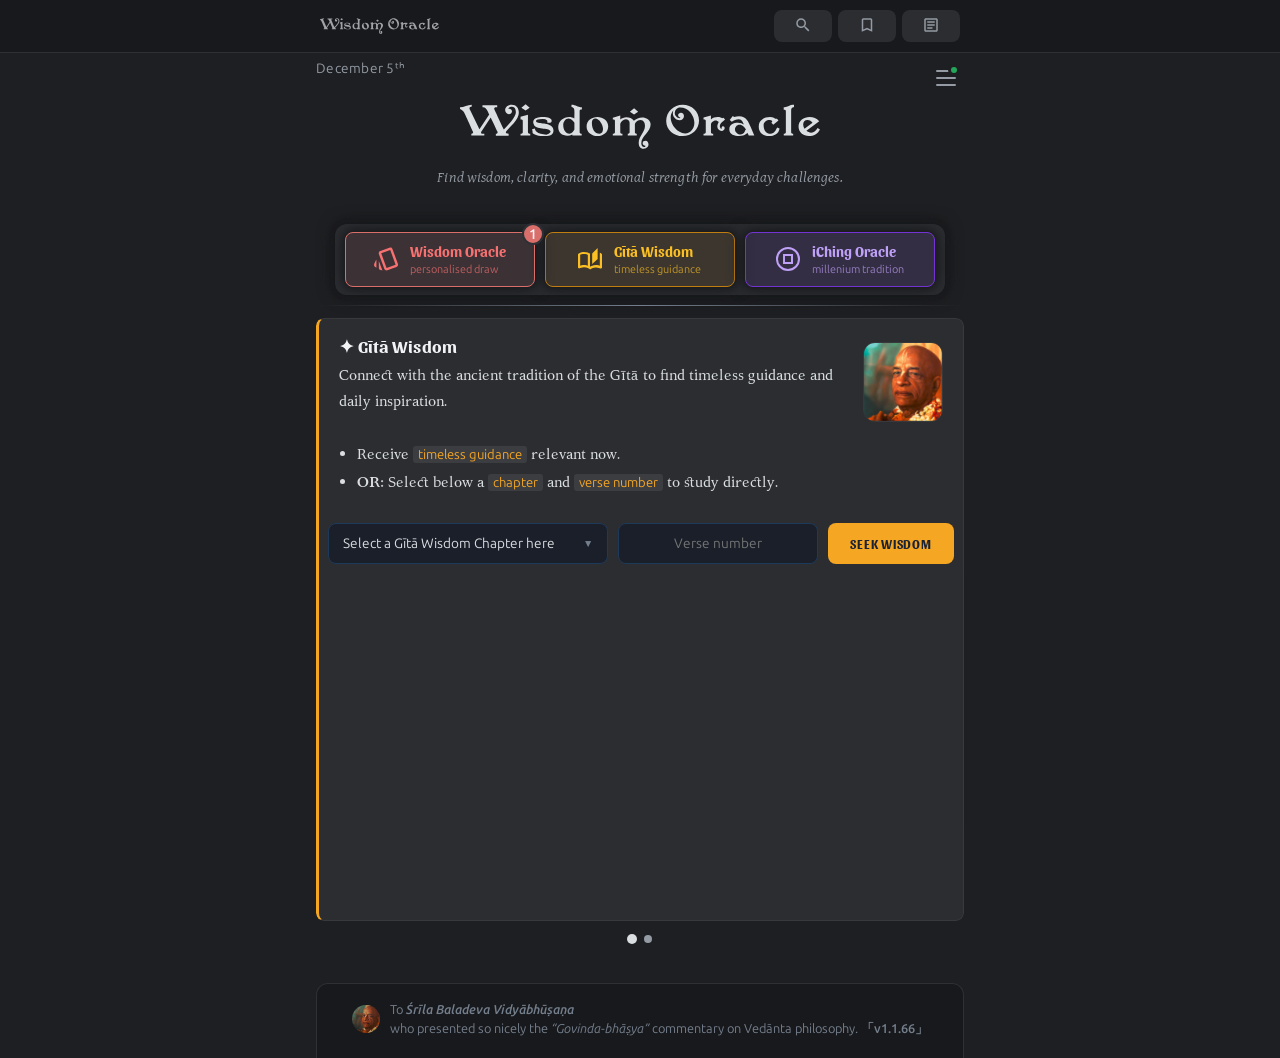
<file: splash.html>
<!DOCTYPE html>
<html lang="en">
<head>
  <meta charset="UTF-8" />
  <meta name="viewport" content="width=device-width, initial-scale=1.0" />
  <meta name="theme-color" content="#0d0e10" />
  <meta name="apple-mobile-web-app-capable" content="yes" />
  <meta name="apple-mobile-web-app-status-bar-style" content="black-translucent" />
  <meta name="apple-mobile-web-app-title" content="Wisdom Oracle" />
  <meta name="description" content="Wisdom Oracle — loading…" />
  <title>Wisdom Oracle v1.0.6</title>

  <!-- Favicons — same as index.html -->
  <link rel="apple-touch-icon" sizes="180x180" href="assets/icons/apple-touch-icon.png" />
  <link rel="icon" type="image/png" sizes="32x32" href="assets/icons/favicon-32x32.png" />
  <link rel="icon" type="image/png" sizes="16x16" href="assets/icons/favicon-16x16.png" />
  <link rel="manifest" href="/gitawisdom/site.webmanifest" />

  <!--
    IMPORTANT — site.webmanifest:
    Change "start_url" to "/gitawisdom/splash.html" (or "/" if splash.html is at root)
    so that installed PWA always opens the splash first.
  -->

  <link rel="stylesheet" href="css/splash.css" />

  <!--
    Preload the app logo so the CRT flicker reveal has no image-load stutter.
    Adjust the href if your logo lives at a different path.
  -->
  <link rel="preload" as="image" href="assets/images/wisdomoracle.svg" />

  <!--
    Optional: also preload the heavy share card background so the first Share
    in app.js is instant (mirrors the hint in your implementation notes).
  -->
  <link rel="preload" as="image" href="assets/images/card_bg.png" />
</head>

<body>

  <!-- ── Splash stage ───────────────────────────────────────────────────── -->
  <main class="splash-wrap">

    <!-- Terminal window — boot text lives here -->
    <div class="terminal" role="status" aria-live="polite" aria-label="Loading Wisdom Oracle">

      <!-- macOS-style window chrome -->
      <div class="terminal-bar" aria-hidden="true">
        <span class="terminal-dot"></span>
        <span class="terminal-dot"></span>
        <span class="terminal-dot"></span>
        <span class="terminal-bar-title">wisdom-oracle — boot</span>
      </div>

      <!-- Boot lines injected here by splash.js -->
      <div class="terminal-body">
        <span id="boot-lines"></span>
      </div>

    </div><!-- /.terminal -->

    <!-- Progress bar beneath terminal -->
    <div class="progress-wrap" aria-hidden="true">
      <span class="progress-label">initialising</span>
      <div class="progress-track">
        <div id="progress-fill" class="progress-fill"></div>
      </div>
    </div>

    <!-- Logo — hidden until CRT flicker reveal -->
    <div id="splash-logo-wrap" class="splash-logo-wrap" aria-hidden="true">
      <img
        src="assets/images/wisdomoracle.svg"
        alt="Wisdom Oracle"
        class="splash-logo"
        draggable="false"
        width="280"
        height="38"
      />
      <span class="splash-tagline">Bhagavad Gītā &nbsp;·&nbsp; I Ching</span>
    </div>

  </main><!-- /.splash-wrap -->

  <!-- Fade-to-black overlay — activated by splash.js before redirect -->
  <div id="fade-out-cover" class="fade-out-cover" aria-hidden="true"></div>

  <!-- Boot sequencer — deferred so DOM is ready -->
  <script src="js/splash.js" defer></script>

  <!-- Register service worker (same scope as index.html) -->
  <script>
    if ('serviceWorker' in navigator) {
      navigator.serviceWorker.register('/gitawisdom/sw.js')
        .catch(function (err) { console.warn('SW registration failed:', err); });
    }
  </script>

</body>
</html>
</file>
<file: css/fonts.css>
/* ═══════════════════════════════════════════════════════════════════════════
   Wisdom Oracle · fonts.css

   FONT-FACE DECLARATIONS
   All .WOFF2 fonts saved locally for offline PWA use.
   ═══════════════════════════════════════════════════════════════════════════ */

/* ─── Kelvinch (Main Body text, serif) ────────────────────────────────────── */
@font-face {
  font-display: swap;
  font-family: 'Kelvinch';
  font-style: normal;
  font-weight: 400;
  src: url('../assets/fonts/kelvinch-v42-latin-regular.woff2') format('woff2');
}

@font-face {
  font-display: swap;
  font-family: 'Kelvinch';
  font-style: italic;
  font-weight: 400;
  src: url('../assets/fonts/kelvinch-v42-latin-italic.woff2') format('woff2');
}

@font-face {
  font-display: swap;
  font-family: 'Kelvinch';
  font-style: normal;
  font-weight: 700;
  src: url('../assets/fonts/kelvinch-v42-latin-700.woff2') format('woff2');
}

@font-face {
  font-display: swap;
  font-family: 'Kelvinch';
  font-style: italic;
  font-weight: 700;
  src: url('../assets/fonts/kelvinch-v42-latin-700italic.woff2') format('woff2');
}

/* ─── Gentium Plus (Diacritic Support) ─────────────────────────────────── */
@font-face {
  font-display: swap;
  font-family: 'Gentium Plus';
  font-style: normal;
  font-weight: 400;
  src: url('../assets/fonts/gentium-plus-v2-latin_latin-ext-regular.woff2') format('woff2');
}

@font-face {
  font-display: swap;
  font-family: 'Gentium Plus';
  font-style: italic;
  font-weight: 400;
  src: url('../assets/fonts/gentium-plus-v2-latin_latin-ext-italic.woff2') format('woff2');
}

@font-face {
  font-display: swap;
  font-family: 'Gentium Plus';
  font-style: normal;
  font-weight: 700;
  src: url('../assets/fonts/gentium-plus-v2-latin_latin-ext-700.woff2') format('woff2');
}

@font-face {
  font-display: swap;
  font-family: 'Gentium Plus';
  font-style: italic;
  font-weight: 700;
  src: url('../assets/fonts/gentium-plus-v2-latin_latin-ext-700italic.woff2') format('woff2');
}

/* ─── Sansita (Display Headings) ────────────────────────────────────────── */
@font-face {
  font-display: block;
  font-family: 'Sansita';
  font-style: normal;
  font-weight: 700;
  src: url('../assets/fonts/sansita-v12-latin_latin-ext-700.woff2') format('woff2'); /* Chrome 36+, Opera 23+, Firefox 39+, Safari 12+, iOS 10+ */
}

@font-face {
  font-display: swap;
  font-family: 'Sansita';
  font-style: italic;
  font-weight: 700;
  src: url('../assets/fonts/sansita-v12-latin_latin-ext-700italic.woff2') format('woff2'); /* Chrome 36+, Opera 23+, Firefox 39+, Safari 12+, iOS 10+ */
}

/* ─── Ubuntu Sans (UI Components) ───────────────────────────────────────── */
@font-face {
  font-display: swap;
  font-family: 'Ubuntu Sans';
  font-style: normal;
  font-weight: 400;
  src: url('../assets/fonts/ubuntu-sans-v4-latin-ext-regular.woff2') format('woff2'); /* Chrome 36+, Opera 23+, Firefox 39+, Safari 12+, iOS 10+ */
}

@font-face {
  font-display: swap;
  font-family: 'Ubuntu Sans';
  font-style: italic;
  font-weight: 400;
  src: url('../assets/fonts/ubuntu-sans-v4-latin-ext-italic.woff2') format('woff2'); /* Chrome 36+, Opera 23+, Firefox 39+, Safari 12+, iOS 10+ */
}

@font-face {
  font-display: swap;
  font-family: 'Ubuntu Sans';
  font-style: normal;
  font-weight: 600;
  src: url('../assets/fonts/ubuntu-sans-v4-latin-ext-600.woff2') format('woff2'); /* Chrome 36+, Opera 23+, Firefox 39+, Safari 12+, iOS 10+ */
}

@font-face {
  font-display: swap;
  font-family: 'Ubuntu Sans';
  font-style: italic;
  font-weight: 600;
  src: url('../assets/fonts/ubuntu-sans-v4-latin-ext-600italic.woff2') format('woff2'); /* Chrome 36+, Opera 23+, Firefox 39+, Safari 12+, iOS 10+ */
}
</file>
<file: css/variables.css>
/* ═══════════════════════════════════════════════════════════════════════════
   DESIGN TOKENS variables.css

   CHANGELOG (this revision):
   • Replaced Noto Serif with Gentium Plus (full Sanskrit diacritic support)
   • Expanded all inset:0 shorthands for Android 8 WebView 66
   • Added -webkit-user-select prefixes for iOS Safari
   • Removed filter:drop-shadow() from animated SVGs (WebView 66 raster bug)
   • Removed margin-top leakage from .btn-oracle (use .u-mt-16 utility)
   • Added landing-page components: .banner-date, .menu-toggle, .module-tabs
   • Redesigned .intro--gita / .intro--iching cards (header + thumb + text)
   • Softened .error-msg aesthetic (friendlier "silly user" vibe)
   • Updated .page-footer with rounded top corners and side borders
   ═══════════════════════════════════════════════════════════════════════════ */
:root {
  color-scheme: dark;

  /* Base palette */
  --bg-base:     #1e1f22; /* Raisin Black */
  --bg-mid:      #2b2d31; /* Charcoal */
  --bg-card:     #313338; /* Gunmetal */
  --bg-card-alt: #2e3035; /* Outer Space */
  --bg-input:    #1e1f22; /* Raisin Black ?? */

  /* Main colors */
  --black:       #18191c; /* Eerie Black */
  --navy:        #1a1f2a; /* Dark Charcoal Navy */
  --blue:        #1a2235; /* Deep Oxford Blue */
  --emerald:     #2ecc71; /* Emerald Green */
  --blueflower:  #7188d8; /* Soft Cornflower Blue */
  --crimson:     #a94c4a; /* Crimson Jasper */
  --flamingo:    #e57373; /* Flamingo Pink */
  --cerulean:    #3593d2; /* Cerulean Blue */
  --royal-blue:  #2563eb; /* Royal Blue */
  --coral:       #f87171; /* Pastel Coral */
  --amber:       #fbbf24; /* Amber */

  /* Gita / saffron accent */
  --accent:      #f5a623;                  /* Saffron */
  --accent-dim:  #c07d10;                  /* Ochre */
  --accent-glow: rgba(245, 166, 35, 0.18); /* Translucent Saffron */
  --accent-gold-bright: #ffbf00;           /* Pure gold accent highlighting */

  /* iChing / indigo-blue accent */
  --iching-accent:     #512f86;                  /* Royal Purple */
  --iching-purple-lg:  rgba(81, 47, 134, 0.18);  /* Royal Purple Translucent */
  --iching-purple:     rgba(115, 52, 211, 0.22);
  --iching-jade:       #2e7d32;                  /* Oracle jade */
  --iching-green-glow: rgba(16, 185, 129, 0.1);  /* Emerald Green */
  --iching-dim:        #7334d3;                  /* Vivid Violet */
  --iching-glow:       rgba(98, 118, 187, 0.20); /* Periwinkle Mist */
  --iching-border:     #6761f6;                  /* Neon Blue */
  --iching-lila:       #bfa1f7;

  /* Lilac/Red buttons (purport close / return) */
  --lilac-btn:       #512f86; /* # */
  --lilac-btn-hover: #7334d3; /* # */
  --red-btn:         #c8615f; /* Muted Coral */
  --red-btn-bright:  #da6e6b; /* Light Carmine */
  --lotus-pink:      #e06c9f; /* Deep spiritual pink states */

  /* Wisdom Statuses & Notifications */
  --wisdom-red:    rgba(248, 113, 113, 0.13); /* Pink Translucent */
  --success-green: #23a55a; /* Safe green for active meditations */
  --active-green:  #34d399; /* Emerald Mist */
  --warning-amber: #f0b232; /* Soft alert tone matching saffron */
  --info-cyan:     #00b0f4; /* Calm sky tone for system tips and popups */

  /* Advanced Surfaces */
  --bg-overlay: rgba(17, 18, 20, 0.70); /* Modal backdrop shade */
  --bg-toast:   #111214;                /* Deepest black for small popups */

  /* Text */
  --text-primary:   #dbdee1; /* Platinum */
  --text-secondary: #949ba4; /* Cool Grey */
  --text-muted:     #747f8d; /* Dim Grey */
  --text-heading:   #f2f3f5; /* Crisp White */

  /* Borders / shadows */
  --border:        rgba(255,255,255,0.06);         /* White Mask */
  --border-accent: rgba(245,166,35,0.35);          /* Muted Saffron Tint */
  --shadow-card:   0 8px 40px rgba(0,0,0,0.55);    /* Deep Obsidian Shadow */
  --shadow-glow:   0 0 28px rgba(245,166,35,0.14); /* Soft Saffron Aura */
  --crt-line:      rgba(255,255,255,0.03);         /* Micro Opacity */

  /* Radii */
  --radius-md: 6px;
  --radius:    8px;
  --radius-lg: 12px;
  --radius-xl: 20px;

  /* Typefaces */
  --font-display: 'Sansita', sans-serif;
  --font-body:    'Gentium Plus', serif;
  --font-text:    'Kelvinch', serif;
  --font-sans:    'Ubuntu Sans', sans-serif;

  --transition:   0.22s ease;

  /* In-reader font size — controlled by JS font-size buttons */
  --lb-font-size: 16px;

  /* Share PNG footer font size */
  --share-footer-font-size: 24px;

  --mark-bg: var(--accent-glow);
  --mark-fg: var(--accent);
}
</file>
<file: css/splash.css>
/* ═══════════════════════════════════════════════════════════════════════════
   splash.css  —  Wisdom Oracle splash screen
   Standalone file. Zero dependency on styles.css.
   ═══════════════════════════════════════════════════════════════════════════ */

/* ubuntu-sans-600 - latin-ext */
@font-face {
  font-display: block;
  font-family: 'Ubuntu Sans';
  font-style: normal;
  font-weight: 600;
  src: url('../assets/fonts/ubuntu-sans-v4-latin-ext-600.woff2') format('woff2'); /* Chrome 36+, Opera 23+, Firefox 39+, Safari 12+, iOS 10+ */
}

:root {
  --font-sans:      'Ubuntu Sans', sans-serif;
  --text-heading:   #f2f3f5; /* Crisp White */
  --text-secondary: #949ba4; /* Cool Grey */
  --bg-base:        #1e1f22; /* Raisin Black */
  --black:          #18191c; /* Eerie Black */
  --amber:          #fbbf24; /* Amber */
}

/* ─── Reset ──────────────────────────────────────────────────────────────── */
*, *::before, *::after {
  box-sizing: border-box;
  margin:     0;
  padding:    0;
  font-family: var(--font-sans);
}

body {
  background-color: var(--black);
}

header {
  position: relative;
  left:     0;
  top:      0;
  width:    100%;
  height:   80px;
}

.version {
  position:    absolute;
  bottom:      2rem;
  left:        50%;
  transform:   translateX(-50%);
  font-family: var(--font-sans);
  color:       var(--text-secondary);
  font-weight: 600;
  text-align:  center;
  font-size:   1rem;   /* smaller than 1.6rem for version text */
  opacity:     0;
  transition:  opacity 0.4s ease;
}

.version.visible {
  opacity: 1;
}

/* Splash screen */

.intro {
  position:         fixed;
  z-index:          10;
  left:             0;
  top:              0;
  width:            100%;
  height:           100vh;
  background-color: var(--bg-base);
  /* transition:    top 1s ease;  explicit transition */
  transition:       transform 0.8s cubic-bezier(0.77, 0, 0.175, 1);
  will-change:      transform;
}

/* The trigger class */
.intro.slide-up {
  transform: translateY(-100%);
}

.logo-header {
  position:        fixed;
  inset:           0;
  display:         flex;
  align-items:     center;
  justify-content: center;
  pointer-events:  none;
}

.logo-wrap {
  display:     flex;
  align-items: flex-start;
  gap:         10px;
}

.logo {
  display:     block;
  opacity:     0;
  transform:   translateY(20px) scale(0.2);
  will-change: transform, opacity;  /* Optimization */
  height:      auto;                /* Aspect ration safety */
  transition:  opacity 0.8s ease-out, transform 0.8s cubic-bezier(0.34, 1.56, 0.64, 1);
}

.logo path {
  fill: #fbbf24;
  transition: fill 0.6s ease;
}

.logo.active {
  opacity:   1;
  transform: translateY(0) scale(1);
}

/* Generic fade properties for both */
.logo.fade {
  opacity: 0;
  pointer-events: none;
}

/* 1. "Wisdom" burst: up and to the left */
.logo:first-child.fade {
  transform:  translate(-30vw, -40vh) scale(14);
  transition: opacity 0.5s ease-in, transform 0.8s cubic-bezier(0.55, 0, 1, 1);
}

/* 2. "Oracle" burst: up and to the right */
.logo:last-child.fade {
  transform:  translate(30vw, -40vh) scale(14);
  transition: opacity 0.5s ease-in, transform 0.8s cubic-bezier(0.55, 0, 1, 1);
}

.logo.fade path {
  fill: var(--bg-base);
}

/* Background fade on the intro container */
.intro.fade-bg {
  background-color: var(--bg-base);
  transition:       background-color 1.2s ease;
}

/* ─── Mobile tweaks ──────────────────────────────────────────────────────── */
@media (max-width: 480px) {
  .logo-header {
    padding: 0 16px;
  }
  
  .logo-wrap {
    gap: 8px;
    flex-wrap: nowrap;
  }
  
  .logo {
    max-width: 45vw;
    height: auto;
  }
  
  .logo:first-child {
    width: 180px;
  }
  
  .logo:last-child {
    width: 145px;
  }
}

@media (max-width: 360px) {
  .logo-header {
    padding: 0 12px;
  }
  
  .logo-wrap {
    gap: 6px;
  }
  
  .logo:first-child {
    width: 150px;
  }
  
  .logo:last-child {
    width: 120px;
  }
}

/* ─── Image protection — no drag, no iOS callout ────────────────────────── */
img {
  -webkit-user-drag:     none;
  -webkit-touch-callout: none;
  -webkit-user-select:   none;
  user-select:           none;
}
</file>
<file: css/styles.css>
/* ═══════════════════════════════════════════════════════════════════════════
   Wisdom Oracle  ·  styles.css
   Author: WebKide
   Dark aesthetic — Discord-inspired.
   Typefaces: Sansita (display) + Kelvinch / Gentium Plus / Ubuntu Sans (body)

   Gita accent:   --accent        #F5A623 (saffron)
   iChing accent: --iching-accent #6276bb (indigo-blue)
                  --iching-dim    #5768a4
                  --iching-border #6761f6 (left border on intro sections)
   Red buttons:   --red-btn:      #c8615f
   ═══════════════════════════════════════════════════════════════════════════ */

/* ═══════════════════════════════════════════════════════════════════════════
   RESET & BASE
   ═══════════════════════════════════════════════════════════════════════════ */
*, *::before, *::after { box-sizing: border-box; margin: 0; padding: 0; }

html { scroll-behavior: smooth; }

body {
  font-family:            var(--font-text);
  font-size:              16px;
  background-color:       var(--bg-base);
  color:                  var(--text-primary);
  min-height:             100vh;
  -webkit-font-smoothing: antialiased;
  overscroll-behavior-x:  none;
  position:               relative;
  width:                  100%;
  overflow-x:             hidden;

  height:                 100%;
}

/* ═══════════════════════════════════════════════════════════════════════════
   UTILITY CLASSES
   ═══════════════════════════════════════════════════════════════════════════ */
.hidden { display: none !important; }

/* Spacing utility — replaces margin leakage in reusable components */
.u-mt-16 { margin-top: 16px; }

/* ═══════════════════════════════════════════════════════════════════════════
   PAGE LAYOUT
   ═══════════════════════════════════════════════════════════════════════════ */
.page-wrap {
  max-width:      680px;
  margin:         0 auto;
  padding:        52px 16px 0 16px;
  display:        flex;
  flex-direction: column;
  align-items:    center;
  gap:            0;
  min-height:     100vh;
}

/* ═══════════════════════════════════════════════════════════════════════════
   BANNER
   ═══════════════════════════════════════════════════════════════════════════ */
.banner {
  position:   relative;
  width:      100%;
  max-width:  100%;
  text-align: center;
  padding:    52px 0 32px;
}

/* ── Date label (top-left, just below fixed nav) ── */
.banner-date {
  position:       absolute;
  top:            8px;
  left:           0;
  font-family:    var(--font-sans);
  font-size:      0.85rem;
  color:          var(--text-secondary);
  font-weight:    400;
  letter-spacing: 0.02em;
  z-index:        5;
}

/* ── Menu toggle (top-right, hamburger + notification dot) ── */
.menu-toggle {
  position:        absolute;
  top:             8px;
  right:           0;
  width:           36px;
  height:          36px;
  z-index:         5;
  display:         flex;
  flex-direction:  column;
  justify-content: center;
  align-items:     center;
  gap:             5px;
  cursor:          pointer;
  background:      transparent;
  border:          none;
  padding:         0;
  -webkit-user-select: none;
  user-select:     none;
}

.menu-line {
  display:       block;
  width:         20px;
  height:        2px;
  background:    var(--text-secondary);
  border-radius: 2px;
  transition:    background var(--transition);
}

.menu-toggle:hover .menu-line { background: var(--text-primary); }

.menu-dot {
  position:      absolute;
  top:           4px;
  right:         4px;
  width:         12px;
  height:        12px;
  background:    var(--success-green);
  border-radius: 50%;
  border:        3px solid var(--bg-base);
}

/* ── Lotus logo ── */
.banner-lotus {
  display:               block;
  margin:                0 auto 16px;
  width:                 100%;
  max-width:             360px;
  height:                auto;
  animation:             lotus-pulse 4s ease-in-out infinite;
  -webkit-user-drag:     none;
  -webkit-touch-callout: none;
  -webkit-user-select:   none;
  user-select:           none;
  pointer-events:        none;
}

@keyframes lotus-pulse {
  0%, 100% { transform: translateY(0px); }
  50%      { transform: translateY(-4px); }
}

.banner-subtitle {
  font-family:    var(--font-body);
  font-size:      0.95rem;
  color:          var(--text-secondary);
  margin-top:     6px;
  font-style:     italic;
  letter-spacing: 0.01em;
}

/* ── Brand icon floating above logo ── */
.banner-lotus-icon {
  position:              absolute;
  top:                   10px;
  left:                  50%;
  transform:             translateX(-50%);
  width:                 65px;
  height:                65px;
  border-radius:         50%;
  object-fit:            cover;
  border:                1.5px solid rgba(245, 166, 35, 0.35);
  box-shadow:            0 0 14px rgba(245, 166, 35, 0.18);
  opacity:               0.82;
  pointer-events:        none;
  -webkit-user-drag:     none;
  -webkit-touch-callout: none;
  -webkit-user-select:   none;
  user-select:           none;
}

/* ═══════════════════════════════════════════════════════════════════════════
   MODULE TABS (below banner)
   Three buttons: Wisdom Oracle | Gītā Wisdom | iChing Oracle
   ═══════════════════════════════════════════════════════════════════════════ */
/* --- GLOBAL TAB STYLES (Applies to desktop and mobile) --- */
.module-tabs {
  width:         94%;
  display:       flex;
  background:    var(--bg-mid);
  border-radius: var(--radius-lg);
  border:        0px solid rgba(255,255,255,0.10);
  box-shadow:
    0 0 5px 0px var(--black),   /* Inner soft core */
    0 0 15px 2px var(--black);  /* Outer outer glow */
  gap:           10px;
  padding:       8px 10px;
  margin-top:    4px;
  margin-bottom: 16px;
}

/* Consolidated tab button properties */
.module-tab {
  display:         inline-flex;
  align-items:     center;  /* Centers the SVG icon vertically with the text */
  justify-content: center;
  gap:             12px;    /* Margin between SVG icon and whole text group */
  box-shadow:
    0 0 5px 0px var(--black),   /* Inner soft core */
    0 0 15px 2px var(--black);  /* Outer outer glow */
  padding:         10px 12px;
  border-radius:   var(--radius, 6px);
  cursor:          pointer;
  -webkit-user-select: none;
  user-select:     none;
  transition:      all 0.2s ease;
  flex:            1;
}

/* Text Container Stack */
.tab-label-group {
  display:        flex;
  flex-direction: column;      /* Pushes subtitle to the second line */
  align-items:    flex-start;  /* Left aligns titles within their button block */
}

/* Primary text heading styling */
.tab-title {
  font-family: var(--font-display);
  font-weight: 700;
  font-size:   0.9rem;
  line-height: 1.2;
}

/* Secondary smaller description styling */
.tab-subtitle {
  font-weight:    400;
  font-size:      0.68rem;
  font-family:    var(--font-sans);
  line-height:    1.2;
  margin-top:     2px;
  opacity:        0.7;  /* Dimer color text */
  text-transform: lowercase;
}

.module-tabs svg, .tab-icon {
  width:       24px;
  height:      24px;
  flex-shrink: 0;
  fill:        currentColor;
}

/* --- THEME COLORS --- */
.module-tab--wisdom {
  position:   relative;
  background: rgba(248, 113, 113, 0.08);
  border:     1px solid var(--red-btn-bright);
  color:      var(--coral);
}
.notification-dot {
  display:          none;
  position:         absolute;
  align-items:      center;
  justify-content:  center;
  background-color: var(--red-btn-bright);
  color:            var(--text-heading);
  border-radius:    50%;
  border:           2px solid var(--bg-card-alt);

  font-family:      var(--font-sans);
  font-size:        14px;
  font-weight:      600;

  width:            22px;
  height:           22px;
  right:            -10px;
  top:              -10px;
  pointer-events:   none;
}
.notification-dot.visible {
  display: flex;
}
.module-tab--wisdom:hover {
  background: rgba(248, 113, 113, 0.16);
}

.module-tab--gita {
  background: rgba(245, 166, 35, 0.08);
  border:     1px solid var(--accent-dim);
  color:      var(--amber);
}
.module-tab--gita:hover {
  background: rgba(245, 166, 35, 0.18);
}

.module-tab--iching {
  background: rgba(115, 52, 211, 0.12);
  border:     1px solid var(--iching-dim);
  color:      var(--iching-lila);
}
.module-tab--iching:hover {
  background: rgba(115, 52, 211, 0.22);
}

/* --- UPDATE BANNER --- */
.update-banner {
  font-family: var(--font-display);
  font-weight: 700;
  opacity:     0;
  max-height:  0;
  overflow:    hidden;

  transition:
    opacity    .25s ease,
    max-height .25s ease,
    margin     .25s ease;
}

.update-banner.visible {
  opacity:    1;
  max-height: 120px;
}

.module-tab--reload, .module-tab--reload:hover {
  background:    var(--iching-green-glow) !important;
  border:        1px solid var(--success-green) !important;
  color:         var(--emerald) !important;
  padding:       12px 20px;
  margin-bottom: 15px;
  animation:     updateGlowPulse 1.8s ease-in-out infinite;
}

/* Keyframes adjusted to match the shadow colors in your request */
@keyframes updateGlowPulse {
  0% {
    filter: brightness(1);
    box-shadow: rgba(16, 185, 129, 0.1) 0px 0px 0px;
  }
  50% {
    filter: brightness(1.35);
    box-shadow: rgba(16, 185, 129, 0.45) 0px 0px 6px;
  }
  100% {
    filter: brightness(1);
    box-shadow: rgba(16, 185, 129, 0.1) 0px 0px 0px;
  }
}


.geek-stats .footer-author-title {
  position: relative;
  margin: 0;
  padding-bottom: 8px;
  color: var(--violet);
  font-family: var(--font-sans);
  font-size: 0.9rem;
  font-weight: 700;
  text-align: center;
  text-transform: capitalize;
  letter-spacing: 0.03em;
}

.geek-stats::after .footer-author-title::after {
  content: "";
  display: block;
  width: 100%;
  height: 2px;
  margin-top: 8px;
  background: linear-gradient(
    90deg,
    transparent,
    var(--accent),
    transparent
  );
}

/* ═══════════════════════════════════════════════════════════════════════════
   DIVIDERS & SEPARATORS
   ═══════════════════════════════════════════════════════════════════════════ */
.divider {
  width:      100%;
  height:     1px;
  background: linear-gradient(90deg, transparent, var(--accent), transparent);
  opacity:    0.3;
  margin:     24px 0;
}

.separator {
  width:      100%;
  height:     1px;
  background: linear-gradient(90deg, transparent, var(--text-muted), transparent);
  opacity:    0.3;
  margin:     24px 0;
}

.linebreak {
  width:      100%;
  height:     1px;
  background: linear-gradient(90deg, transparent, var(--text-muted), transparent);
  opacity:    0.3;
  margin:     -6px 0 12px 0;
}

/* ═══════════════════════════════════════════════════════════════════════════
   INTRO CARDS
   ═══════════════════════════════════════════════════════════════════════════ */
.intro {
  width:         100%;
  background:    var(--bg-mid);
  border:        1px solid var(--border);
  border-left:   3px solid var(--accent);
  border-radius: var(--radius);
  padding:       16px 20px;
  font-size:     0.93rem;
  color:         var(--text-primary);
  line-height:   1.7;
}

/* iChing variant — purple left border */
.intro--iching {
  border-left-color: var(--iching-dim);
  position: relative;
  overflow: hidden;
}
.intro strong { color: var(--text-primary); font-weight: 600; }

/* Default intro paragraph (legacy / generic intros) */
.intro p {
  color:      var(--text-secondary);
  text-align: center;
  font-style: italic;
}

.intro code {
  background:    rgba(255,255,255,0.08);
  border-radius: 3px;
  padding:       1px 5px;
  font-family:   var(--font-sans);
  font-size:     0.88em;
  color:         var(--accent);
}

.intro--iching code { color: var(--accent); }

.intro ul { margin: 8px 0 0 18px; list-style: disc; }
.intro ul li { margin-top: 3px; }

/* ── Legacy inner row (flex side-by-side) ── */
.intro-inner {
  display:     flex;
  align-items: center;
  gap:         16px;
  flex-wrap:   wrap;
}

.intro-inner ul { flex: 1; margin: 0; }

/* ── NEW: Intro card header (title + thumbnail) ──
   Expected HTML:
   <section class="intro intro--gita">
     <div class="intro-header">
       <h2 class="intro-title">Gītā Wisdom</h2>
       <img class="intro-thumb" src="..." alt="">
     </div>
     <p class="intro-text">...</p>
     <div class="intro-btn-row">...</div>
   </section>
   ═══════════════════════════════════════════════════════════════════════ */
.intro-header {
  display:         flex;
  align-items:     flex-start;
  align-items:     center;
  justify-content: space-between;
  flex-wrap:       wrap;
  gap:             12px;
  margin-bottom:   12px;
}

.intro-header-text {
  flex:      1;        /* takes remaining space */
  min-width: 0;        /* allows text to shrink */
}

.intro-title {
  font-family:    var(--font-display);
  font-size:      1.1rem;
  font-weight:    700 !important;
  color:          var(--text-heading);
  letter-spacing: 0.02em;
  line-height:    1.3;
  margin-bottom:  4px;  /* tight gap to p */
}

/* Desktop: image sits to the right of text */
.intro-thumb {
  width:         80px;
  height:        80px;
  border-radius: 12px;
  object-fit:    cover;
  flex-shrink:   0;
  border:        1px solid var(--border);
}

.intro-thumb img {
  background-color: var(--bg-card-alt); /* Match your dark theme hex */
  display:          block;
}

.intro .intro-text {
  font-size:     calc(var(--lb-font-size) * 0.95);
  color:         var(--text-primary);
  line-height:   1.7;
  margin-bottom: 16px;
  text-align:    left;    /* wins because .intro .intro-text beats .intro p */
  font-style:    normal;
}

.intro-btn-row {
  display:         flex;
  justify-content: center;
  width:           100%;
}

.intro--iching .ribbon {
  position: absolute;
  top:      16px;
  right:    -36px;
  width:    140px;

  background: rgba(46, 204, 113, 0.8);  /* emerald */
  color:      var(--text-heading);

  font-family: var(--font-sans);
  text-align:  center;
  font-size:   12px;
  font-weight: 600 !important;

  padding: 2px 0;

  transform: rotate(45deg);

  box-shadow: 0 2px 8px rgba(0,0,0,.25);
  z-index:    10;
}

/*  Two-layer approach for the "blur-up" aesthetic. */
.thumb-placeholder,
.thumb-final {
  position: absolute;
  top: 0;
  left: 0;
  width: 100%;
  height: 100%;
  object-fit: cover;
  transition: opacity 0.4s ease;
}

.thumb-placeholder {
  filter: blur(0.2px) brightness(0.9);
  opacity: 1;
  z-index: 1;
}

.thumb-final {
  opacity: 0;
  z-index: 2;
  /* Background shown while transparent PNG loads */
  background: var(--bg-card-alt);
}

.thumb-final.is-loaded {
  opacity: 1;
}

.thumb-final.is-loaded + .thumb-placeholder,
.thumb-placeholder.is-hidden {
  opacity: 0;
  pointer-events: none;
}

/* ═══════════════════════════════════════════════════════════════════════════
   TOP NAVIGATION (Row 1 — always visible)
   Search | Usage | About
   ═══════════════════════════════════════════════════════════════════════════ */
#top-nav {
  position:      fixed;
  top:           0;
  left:          0;
  right:         0;
  z-index:       1000;
  background:    var(--black);
  border-bottom: 1px solid rgba(255,255,255,0.10);
  padding:       10px 20px;
  transition:    opacity var(--transition);
}

/* When a lightbox is open, remove the nav from the stacking context entirely
   so it cannot intercept pointer events even if it has a higher z-index in
   some browser compositing edge cases. */
body.lb-active #top-nav {
  opacity:        0;
  pointer-events: none;
  z-index:        -1;
}

.top-nav-inner {
  max-width:   640px;
  margin:      0 auto;
  display:     flex;
  align-items: center;
  gap:         10px;
}

.top-nav-icon {
  width:         119px;
  height:        25px;
  transition:    opacity 0.4s ease;
  -webkit-user-drag:     none;
  -webkit-touch-callout: none;
  -webkit-user-select:   none;
  user-select:           none;
  pointer-events:        none;
  object-fit:            contain;
  object-position:       center;
}

.top-nav-icon.visible { opacity: 0.7; }

.top-nav-links {
  display:     flex;
  gap:         6px;
  margin-left: auto;
}

/* Pill-shaped nav buttons — smaller than module tabs */
.top-nav-btn {
  font-family:     var(--font-display);
  font-size:       0.82rem;
  font-weight:     600;
  letter-spacing:  0.04em;
  padding:         6px 20px;
  border-radius:   var(--radius);
  border:          none;
  color:           var(--text-secondary);
  text-decoration: none;
  text-align:      center;
  white-space:     nowrap;
  -webkit-user-select: none;
  user-select:     none;
  transition:      background var(--transition), color var(--transition),
                   box-shadow var(--transition), transform 0.12s;
  background:      var(--bg-mid);
}

/* Base button layout for the SVG icons */
.top-nav-btn svg {
  width:       18px;
  height:      18px;
  flex-shrink: 0;
  fill:        currentColor; /* Automatically matches the WCAG text colors */
}

.top-nav-btn:active { transform: scale(0.96); }

.top-nav-btn:hover {
  color:        var(--text-primary);
  border-color: var(--border-accent);
  background:   var(--bg-mid);
}

/* Active state */
.top-nav-btn--active {
  background: var(--cerulean);
  color:      var(--text-primary);
  box-shadow: 0 0 20px rgba(81, 47, 134, 0.25);
}

.top-nav-btn--active:hover {
  background: var(--lilac-btn-hover);
}

/* Legacy oracle accent variant (kept for backward compat) */
.top-nav-btn--oracle {
  color:        var(--accent);
  border-color: var(--border-accent);
}

.top-nav-btn--oracle:hover { background: var(--accent-glow); }

/* ═══════════════════════════════════════════════════════════════════════════
   SEARCH PANEL
   ═══════════════════════════════════════════════════════════════════════════ */
.search-panel {
  width:          100%;
  margin-top:     28px;
  display:        flex;
  flex-direction: column;
  gap:            12px;
  align-items:    center;
}
/* Override: search-panel must NOT retain a transform, because
   position:fixed children (the chapter dropdown) use it as their
   containing block instead of the viewport when transform is present. */
.search-panel.fade-in {
  animation: fade-opacity-only 0.55s ease 0.3s forwards;
}

@keyframes fade-opacity-only {
  from { opacity: 0; }
  to   { opacity: 1; }
}

.search-row {
  display:         flex;
  gap:             10px;
  width:           100%;
  max-width:       600px;
  justify-content: center;
  align-items:     stretch;
}

.verse-input {
  flex:          none;
  background:    var(--bg-input);
  border:        1px solid var(--border);
  border-radius: var(--radius);
  color:         var(--text-primary);
  font-family:   var(--font-sans);
  font-size:     0.85rem;
  padding:       11px 16px;
  outline:       none;
  transition:    border-color var(--transition), box-shadow var(--transition),
                 background var(--transition);
  -moz-appearance: textfield;
}

.verse-input::-webkit-outer-spin-button,
.verse-input::-webkit-inner-spin-button {
  -webkit-appearance: none;
  margin: 0;
}

/* ═══════════════════════════════════════════════════════════════════════════
   ERROR MESSAGE — smooth expand/collapse with inline icon
   ═══════════════════════════════════════════════════════════════════════════ */

.footer-error-box {
  display:            grid;
  grid-template-rows: 0fr;
  transition:         grid-template-rows 0.35s cubic-bezier(0.34, 1.56, 0.64, 1),
                      margin 0.35s ease;
  margin:             0;
  width:              94%;
  margin-inline:      auto;
}

.footer-error-box.has-error {
  grid-template-rows: 1fr;
  margin:             16px 0;
}

/* Inner element: flex row for icon + text */
.error-msg {
  display:       flex;
  align-items:   flex-start;
  gap:           12px;
  overflow:      hidden;
  
  font-family:   var(--font-body);
  font-style:    normal !important;
  font-size:     0.92rem;
  color:         var(--text-primary);
  background:    rgba(200, 97, 95, 0.10);
  border:        3px solid rgba(200, 97, 95, 0.28);
  border-radius: var(--radius);
  padding:       12px 16px;
  
  /* Collapsed state */
  opacity:    0;
  transform:  translateY(-8px) scale(0.98);
  transition: opacity 0.3s ease,
              transform 0.35s cubic-bezier(0.34, 1.56, 0.64, 1),
              background 0.22s ease;
}

/* Warning icon */
.error-icon {
  width:       24px;
  height:      24px;
  flex-shrink: 0;
  margin-top:  0;          /* optical alignment with text */
  fill:        var(--flamingo);
  opacity:     0.9;
}

/* Text container — grows to fill */
.error-text {
  flex:        1;
  min-width:   0;          /* allows text to wrap */
  line-height: 1.6;
}

/* Rich text inside error messages */
.error-text :is(h1, h2, h3) {
  font-family:   var(--font-display);
  font-weight:   700;
  color:         var(--flamingo);
  margin-bottom: 6px;
  font-size:     1rem;
  line-height:   1.3;
}

.error-text p {
  color:       var(--text-primary);
  font-weight: 400;
  margin:      0;
}

/* Expanded state */
.footer-error-box.has-error .error-msg {
  opacity:   1;
  transform: translateY(0) scale(1);
}

/* Shake animation */
@keyframes shake {
  0%, 100% { transform: translateX(0); }
  20%      { transform: translateX(-6px); }
  40%      { transform: translateX(6px);  }
  60%      { transform: translateX(-4px); }
  80%      { transform: translateX(4px);  }
}

.error-msg.shake {
  animation: shake 0.42s ease;
}

/* ═══════════════════════════════════════════════════════════════════════════
   BUTTONS
   ═══════════════════════════════════════════════════════════════════════════ */
.btn {
  font-family:     var(--font-display);
  font-size:       0.78rem;
  letter-spacing:  0.06em;
  font-weight:     400;
  padding:         11px 22px;
  border:          none;
  border-radius:   var(--radius);
  cursor:          pointer;
  transition:      background var(--transition), 
                   transform 0.12s, 
                   box-shadow var(--transition);
  white-space:     nowrap;
  -webkit-user-select: none;
  user-select:     none;
}

.btn:active   { transform: scale(0.96); }
.btn:disabled { opacity: 0.45; cursor: not-allowed; }

/* Gita "Look up" button — saffron */
.btn-primary {
  background: var(--accent);
  color:      var(--blue);
}

.btn-primary:hover:not(:disabled) {
  background: var(--amber);
  box-shadow: var(--shadow-glow);
}

/* iChing "Toss Coins" button — indigo-blue */
.btn-primary--iching {
  background: var(--iching-accent);
  color:      #ffffff;
}

.btn-primary--iching:hover:not(:disabled) {
  background: var(--iching-dim);
  box-shadow: 0 0 28px rgba(98,118,187,0.28);
}

/* Oracle random button — Gita */
.btn-oracle {
  background: var(--bg-input);
  color:      var(--accent);
  border:     1px solid var(--border-accent);
  /* margin-top removed — use .u-mt-16 utility or parent spacing */
}

.btn-oracle:hover:not(:disabled) {
  background: var(--bg-input);
  box-shadow: var(--shadow-glow);
}

/* Oracle random button — iChing variant */
.btn-oracle--iching {
  color:        var(--iching-border);
  border-color: var(--iching-border);
}

.btn-oracle--iching:hover:not(:disabled) {
  background: var(--bg-card);
  box-shadow: 0 0 28px rgba(98,118,187,0.18);
}

/* Inline oracle button (legacy — used inside .intro-inner flex rows) */
.btn-oracle--inline {
  flex-shrink: 0;
  width:       160px;
  min-width:   120px;
  height:      62px;
  line-height: 1.6;
  text-align:  center;
}

/* ═══════════════════════════════════════════════════════════════════════════
   LIGHTBOX OVERLAY
   ═══════════════════════════════════════════════════════════════════════════ */
.lightbox {
  display:         none;
  position:        fixed;
  top:             0;
  right:           0;
  bottom:          0;
  left:            0;
  z-index:         1900;
  align-items:     flex-start;
  justify-content: center;
  padding:         24px 16px 40px;
  overflow-y:      auto;
}

.lightbox.open {
  display:   flex;
  animation: overlay-in 0.22s ease;
}

@keyframes overlay-in {
  from { opacity: 0; }
  to   { opacity: 1; }
}

.lb-overlay {
  position:                fixed;
  top:                     0;
  right:                   0;
  bottom:                  0;
  left:                    0;
  background:              rgba(0,0,0,0.82);
  backdrop-filter:         blur(4px);
  -webkit-backdrop-filter: blur(4px);
  z-index:                 -1;
}

body.lb-active { overflow: hidden; }

/* ═══════════════════════════════════════════════════════════════════════════
   LIGHTBOX CARD
   ═══════════════════════════════════════════════════════════════════════════ */
.lb-card {
  width:         100%;
  max-width:     640px;
  background:    var(--bg-card);
  border-radius: var(--radius-lg);
  border:        1px solid var(--border);
  border-top:    3px solid var(--accent);
  box-shadow:    var(--shadow-card), var(--shadow-glow);
  overflow:      hidden;
  position:      relative;
  animation:     card-enter 0.38s cubic-bezier(0.34, 1.36, 0.64, 1) forwards;
}

.lb-wisdom-section {
  border-top-color: var(--accent-gold-bright);
}

.lb-card.lb-card--iching {
  border-top-color: var(--iching-accent);
  box-shadow:       var(--shadow-card), 0 0 28px rgba(98,118,187,0.14);
}

@keyframes card-enter {
  from { opacity: 0; transform: translateY(24px) scale(0.97); }
  to   { opacity: 1; transform: translateY(0)    scale(1); }
}

/* ── Settings card — small floating panel ────────────────────────────────── */
.lb-card--settings {
  width:         90%;
  max-width:     320px;
  max-height:    80vh;
  /* margin-top: 80vh; */
  margin-inline: auto;
  margin-top:    8vh;
  animation:     settings-card-in 0.18s ease forwards;
}

@keyframes settings-card-in {
  from { opacity: 0; transform: translateY(-10px) scale(0.97); }
  to   { opacity: 1; transform: translateY(0)      scale(1);   }
}

.settings-row {
  display:         flex;
  align-items:     center;
  justify-content: space-between;
  gap:             16px;
  padding:         12px 0;
  border-bottom:   1px solid var(--border);
}

.settings-row:last-child { border-bottom: none; }

.settings-row-label {
  font-family: var(--font-text);
  font-size:   0.9rem;
  color:       var(--text-primary);
  line-height: 1.4;
  flex:        1;
}

.settings-row-tag {
  font-family:   var(--font-sans);
  font-weight:   400;
  font-style:    normal;
  font-size:     0.72rem;
  color:         var(--text-secondary);
  background:    rgba(255,255,255,0.07);
  border-radius: 3px;
  padding:       1px 3px;
}

/* Action button — now a compact icon button that sits on the right */
.settings-action-ico {
  display:          flex;
  align-items:      center;
  justify-content:  center;
  padding:          8px;
  background-color: #3a3a3a;
  border:           1px solid var(--border);
  border-radius:    var(--radius);
  color:            var(--emerald);
  cursor:           pointer;
  transition:       background 0.2s ease, border-color 0.2s ease;
  flex-shrink:      0;  /* Prevents button from shrinking */
}

.settings-action-ico:hover {
  background-color: var(--emerald);
  border-color:     var(--emerald);
  color:            var(--text-heading);
}

.settings-action-btn {
  display:          flex;
  flex-direction:   column;  /* Stacks icon on top of text */
  align-items:      center;  /* Centers items horizontally */
  justify-content:  center;
  gap:              8px;     /* Space between icon and text */
  padding:          12px;
  background-color: var(--bg-card);
  border: 1px solid var(--border);
  border-radius:    var(--radius);
  color:            var(--text-primary);
  font-family:      var(--font-display);  /* Using Sansita for labels */
  font-size:        0.85rem;
  transition:       background 0.2s ease;

  width:            100%;
  cursor:           pointer;
}

.settings-action-btn:hover {
  background-color: var(--bg-mid);
  border-color:     var(--accent);
}

/* Size the icon specifically */
.settings-action-btn i, 
.settings-action-btn svg {
  font-size: 1.5rem;
  color:     var(--accent); /* Uses the saffron accent from your :root */
}

.settings-action-ico svg {
  display: block;
  width:   20px;
  height:  20px;
  fill:    currentColor;
}

.lb-card.loading { opacity: 0.6; pointer-events: none; transition: opacity 0.2s; }

/* ═══════════════════════════════════════════════════════════════════════════
   CARD HEADER
   ═══════════════════════════════════════════════════════════════════════════ */
.lb-header {
  display:         flex;
  align-items:     center;
  justify-content: space-between;
  padding:         12px 16px 10px;
  background:      var(--bg-card-alt);
  border-bottom:   1px solid var(--border);
  gap:             10px;
}

.lb-author {
  display:     flex;
  align-items: center;
  gap:         9px;
  min-width:   0;        /* ← REQUIRED for flex truncation to work */
  flex:        1;        /* ← Take remaining space, shrink if needed */
}

.lb-author-icon {
  width:         28px;
  height:        28px;
  border-radius: 50%;
  object-fit:    cover;
  flex-shrink:   0;      /* ← Never shrink the icon */
  border:        1.5px solid var(--border-accent);
}

.lb-author-name {
  font-family:    var(--font-display);
  font-size:      0.68rem;
  color:          var(--accent);
  letter-spacing: 0.03em;
  white-space:    nowrap;      /* ← FIX: prevent wrapping */
  overflow:       hidden;      /* ← required for text-overflow */
  text-overflow:  ellipsis;    /* ← FIX: show "…" when truncated */
  min-width:      0;           /* ← REQUIRED for flex child truncation */
}

.lb-header-actions {
  display:     flex;
  gap:         6px;
  flex-shrink: 0;        /* ← Keep buttons from shrinking */
  align-items: center;
}

/* ═══════════════════════════════════════════════════════════════════════════
   ICON BUTTONS (header)
   ═══════════════════════════════════════════════════════════════════════════ */
.lb-icon-btn {
  background:     transparent;
  border:         1px solid var(--border);
  border-radius:  var(--radius);
  color:          var(--text-secondary);
  padding:        6px 10px;
  font-size:      0.7rem;
  font-family:    var(--font-display);
  letter-spacing: 0.04em;
  cursor:         pointer;
  transition:     background var(--transition), color var(--transition),
                  border-color var(--transition);
  white-space:    nowrap;
}

.lb-icon-btn:hover {
  background:   var(--bg-mid);
  color:        var(--accent);
  border-color: var(--border-accent);
}

.lb-purport-top-btn {
  color:        var(--accent);
  border-color: var(--border-accent);
}

.lb-purport-top-btn:hover {
  background:   var(--accent-glow);
  border-color: var(--border-accent);
}

.lb-font-btn {
  padding:     6px 8px;
  font-size:   0.8rem;
  font-family: var(--font-body);
  font-weight: 700 !important;
}

.lb-close-btn {
  background:    var(--red-btn);
  border:        1px solid var(--red-btn);
  color:         var(--text-primary);
  font-size:     1.4rem;
  font-weight:   700;
  line-height:   1;
  cursor:        pointer;
  padding:       5px 8px;
  border-radius: 4px;
  flex-shrink:   0;
  transition:    color var(--transition), background var(--transition);
}

.lb-close-btn:hover {
  background: var(--shadow-card);
  color:      var(--red-btn);
  border:     1px solid var(--red-btn);
}

.lb-icon-btn.is-working  { color: var(--amber); }
.lb-icon-btn.is-success  { color: var(--emerald); }
.lb-icon-btn.is-error    { color: var(--red-btn); }

@media (max-width: 520px) {
  /* ─── Lightbox header: prevent button squish on narrow screens ─── */
  .lb-header {
    gap: 6px;
    padding: 10px 10px 8px;   /* slightly tighter padding */
  }

  .lb-header-actions {
    gap: 4px;                 /* tighter button spacing */
  }

  .lb-icon-btn {
    padding: 5px 7px;         /* slightly smaller buttons */
    font-size: 0.65rem;       /* smaller text */
  }

  .lb-font-btn {
    padding: 5px 6px;         /* font buttons even tighter */
  }

  .lb-close-btn {
    padding: 2px 10px;        /* smaller close button */
  }

  .lb-author-name {
    font-size: 0.62rem;       /* slightly smaller title on mobile */
  }
}

/* ═══════════════════════════════════════════════════════════════════════════
   CARD BODY
   ═══════════════════════════════════════════════════════════════════════════ */
.lb-body { padding: 20px 22px 6px; }

.lb-chapter-heading {
  font-family:    var(--font-display);
  font-size:      calc(var(--lb-font-size) * 0.9);
  font-weight:    700;
  color:          var(--text-heading);
  letter-spacing: 0.03em;
  line-height:    1.35;
  margin-bottom:  18px;
  padding:        8px 12px;
  background:     rgba(81,47,134,0.23);
  border-radius:  var(--radius);
  border-left:    3px solid var(--text-primary);
}

/* iChing — indigo */
.lb-card--iching .lb-chapter-heading {
  background:  rgba(81, 47, 134, 0.23);
  border-left: 3px solid var(--iching-accent);
}

/* Wisdom Oracle — red */
.lb-card--wisdom .lb-chapter-heading {
  background:  rgba(200, 97, 95, 0.10);
  border-left: 3px solid var(--red-btn);
}

/* —————————————————————————————————————————————————————————————— */
/* 1. Default Style (Gītā / Saffron) */
.lb-card.lb-card--gita {
  border-top: 3px solid var(--accent) !important;
}
.lb-card--gita .lb-chapter-heading {
  border-left-color: var(--accent);
  background: var(--accent-glow) !important;
}
.lb-card--gita .lb-translation {
  border-left-color: var(--accent);
}

/* 2. I Ching Override (Indigo/Purple) */
.lb-card.lb-card--iching {
  border-top: 3px solid var(--iching-dim) !important;
}
.lb-card--iching .lb-chapter-heading {
  border-left-color: var(--iching-dim) !important;
}
.lb-card--iching .lb-translation {
  border-left-color: var(--iching-dim);
}

/* ═══════════════════════════════════════════════════════════════════════════
   SECTION LABELS
   ═══════════════════════════════════════════════════════════════════════════ */
.section-label {
  font-family:    var(--font-display);
  font-size:      0.68rem;
  letter-spacing: 0.12em;
  color:          var(--text-secondary);
  text-transform: uppercase;
  margin-bottom:  8px;
  margin-top:     18px;
  display:        flex;
  align-items:    center;
}

.section-label::after {
  content:       '';
  flex-grow:     1;
  margin-left:   8px;
  border-bottom: 1px solid var(--text-secondary);
  opacity:       0.5;
}

/* ═══════════════════════════════════════════════════════════════════════════
   TRANSLATION / JUDGMENT
   ═══════════════════════════════════════════════════════════════════════════ */
.lb-translation {
  background:    rgba(30, 32, 37, 0.96);
  border-left:   3px solid var(--iching-dim);
  border-radius: 0 var(--radius) var(--radius) 0;
  padding:       12px 16px;
  font-size:     calc(var(--lb-font-size) * 1.08);
  font-weight:   400;
  color:         var(--text-heading);
  line-height:   1.75;
  font-style:    normal;
  margin-top:    4px;
  margin-bottom: 4px;
}

/* ═══════════════════════════════════════════════════════════════════════════
   SANSKRIT / HEXAGRAM LINES
   ═══════════════════════════════════════════════════════════════════════════ */
.lb-sanskrit {
  text-align:    center;
  font-family:   var(--font-body);
  font-size:     calc(var(--lb-font-size) * 1.00);
  font-style:    italic;
  color:         var(--text-primary);
  line-height:   1.8;
  margin-bottom: 18px;
  white-space:   normal;
}

/* ═══════════════════════════════════════════════════════════════════════════
   SYNONYMS / JUDGMENT LINES
   ═══════════════════════════════════════════════════════════════════════════ */
.lb-synonyms-wrap {
  background:    var(--bg-mid);
  border-radius: var(--radius);
  border:        1px solid var(--border);
  padding:       12px 14px;
  font-size:     calc(var(--lb-font-size) * 0.92);
  line-height:   1.8;
  color:         var(--text-secondary);
}

.syn-word    { font-style: italic; font-weight: 600; color: var(--text-primary); }
.syn-dash    { color: var(--text-muted); }
.syn-meaning { color: var(--text-secondary); }
.syn-sep     { color: var(--accent); margin: 0 2px; }
.syn-plain   { color: var(--text-secondary); }

/* ═══════════════════════════════════════════════════════════════════════════
   GUIDANCE SPECIAL STYLE
   ═══════════════════════════════════════════════════════════════════════════ */
.lb-synonyms-wrap.lb-guidance-special {
  /* These will override the base .lb-synonyms-wrap styles */
  font-size:   calc(var(--lb-font-size) * 1.08); 
  font-weight: 400; 
  color:       var(--text-heading);
  line-height: 1.75; 
  font-style:  normal;

  border:                    0;
  border-left:               3px solid var(--coral) !important;
  border-radius:             var(--radius);
  border-top-left-radius:    0;
  border-bottom-left-radius: 0;
  box-shadow:
    0 0 5px 0px var(--bg-base),  /* Inner soft core */
    0 0 15px 2px var(--bg-mid);  /* Outer outer glow */
}

/* ═══════════════════════════════════════════════════════════════════════════
   BOTTOM ACTION BUTTONS
   ═══════════════════════════════════════════════════════════════════════════ */
.lb-bottom-btn {
  display:        none;
  width:          65%;
  margin-top:     20px;
  margin-left:    auto;
  padding:        10px 0;
  font-family:    var(--font-display);
  font-size:      0.78rem;
  font-weight:    700;
  letter-spacing: 0.07em;
  border:         none;
  border-radius:  var(--radius);
  cursor:         pointer;
  transition:     background var(--transition);
  text-align:     center;
}

.lb-bottom-btn.visible {
  display:   block;
  animation: purport-in 0.28s ease;
}

.lb-open-purport-btn {
  background: var(--iching-accent);
  color:      #ffffff;
}

.lb-open-purport-btn:hover { background: var(--iching-dim); }

.lb-return-btn {
  background: var(--lilac-btn);
  color:      #ffffff;
}

.lb-return-btn:hover { background: var(--lilac-btn-hover); }

/* ═══════════════════════════════════════════════════════════════════════════
   PURPORT / COMMENTARY
   ═══════════════════════════════════════════════════════════════════════════ */
.lb-purport-dedicatory-top {
  font-family:   var(--font-text);
  font-style:    italic;
  font-size:     calc(var(--lb-font-size) * 0.82);
  color:         var(--text-secondary);
  text-align:    left;
  padding:       10px 14px 0 14px;
  margin-bottom: 0;
}

.lb-purport-dedicatory {
  font-family:   var(--font-text);
  font-style:    normal;
  font-size:     calc(var(--lb-font-size) * 0.82);
  color:         var(--text-secondary);
  text-align:    left;
  padding:       10px 14px;
  margin-bottom: 12px;
  border-bottom: 1px solid var(--border);
  line-height:   1.7;
}

.lb-purport {
  font-size:     calc(var(--lb-font-size) * 0.93);
  color:         var(--text-primary);
  line-height:   1.85;
  margin-top:    4px;
  background:    rgba(13, 14, 16, 0.08);
  border-radius: var(--radius);
  padding:       10px 12px;
}

.lb-purport p            { margin-bottom: 12px; }
.lb-purport p:last-child { margin-bottom: 0; }
.lb-purport .no-purport  { font-style: italic; color: var(--text-muted); }

/* ═══════════════════════════════════════════════════════════════════════════
   SIGNATURE IMAGE
   ═══════════════════════════════════════════════════════════════════════════ */
.lb-signature {
  display:               block;
  width:                 100%;
  max-height:            54px;
  object-fit:            contain;
  object-position:       left;
  margin-top:            20px;
  opacity:               0.7;
  filter:                brightness(0.85);
  -webkit-user-drag:     none;
  -webkit-touch-callout: none;
  -webkit-user-select:   none;
  user-select:           none;
  pointer-events:        none;
}

/* ═══════════════════════════════════════════════════════════════════════════
   CHAPTER-END COLOPHON
   ═══════════════════════════════════════════════════════════════════════════ */
.lb-chapter-end {
  display:       none;
  margin-top:    16px;
  padding:       10px 14px;
  background:    rgba(245,166,35,0.06);
  border:        1px solid var(--border-accent);
  border-radius: var(--radius);
  font-size:     calc(var(--lb-font-size) * 0.83);
  font-style:    italic;
  color:         var(--text-secondary);
  text-align:    center;
}

.lb-chapter-end.visible {
  display:   block;
  animation: purport-in 0.3s ease;
}

.lb-no-purport {
  display:       block;
  margin-top:    16px;
  padding:       10px 14px;
  background:    rgba(245,166,35,0.06);
  border:        1px solid var(--border-accent);
  border-radius: var(--radius);
  font-size:     calc(var(--lb-font-size) * 0.83);
  font-style:    italic;
  color:         var(--text-primary);
  text-align:    center;
  animation:     purport-in 0.3s ease;
}

/* ═══════════════════════════════════════════════════════════════════════════
   INFO CARD CONTENT (about / usage / future cards)
   ═══════════════════════════════════════════════════════════════════════════ */
.lb-info-text {
  font-size:     calc(var(--lb-font-size) * 0.93);
  color:         var(--text-primary);
  line-height:   1.75;
  margin-bottom: 12px;
}

.lb-info-text code,
.lb-info-list code {
  background:    rgba(255,255,255,0.08);
  border-radius: 3px;
  padding:       1px 5px;
  font-size:     0.88em;
  color:         var(--accent);
}

.lb-info-text a,
.lb-info-list a {
  color:           var(--accent);
  text-decoration: none;
}

.lb-info-text a:hover,
.lb-info-list a:hover { text-decoration: underline; }

.lb-info-list {
  margin:      8px 0 12px 18px;
  font-size:   calc(var(--lb-font-size) * 0.88);
  color:       var(--text-secondary);
  line-height: 1.75;
  list-style:  disc;
}

.lb-info-list li { margin-top: 4px; }

.lb-info-img {
  display:               block;
  width:                 86%;
  margin:                14px auto;
  border-radius:         var(--radius);
  border:                1px solid var(--border);
  cursor:                pointer;
  -webkit-user-drag:     none;
  -webkit-touch-callout: none;
  -webkit-user-select:   none;
  user-select:           none;
}

.lb-info-footer {
  font-size:   calc(var(--lb-font-size) * 0.8);
  font-family: var(--font-sans);
  font-weight: 400;
  color:       var(--text-muted);
  font-style:  italic;
  text-align:  center;
  margin-top:  16px;
  padding-top: 12px;
  border-top:  1px solid var(--border);
  line-height: 1.6;
}

/* ═══════════════════════════════════════════════════════════════════════════
   CARD FOOTER / NAVIGATION BAR
   ═══════════════════════════════════════════════════════════════════════════ */
.lb-footer-bar {
  display:         flex;
  align-items:     center;
  justify-content: space-between;
  padding:         10px 16px 14px;
  gap:             8px;
  border-top:      1px solid var(--border);
  margin-top:      16px;
  flex-wrap:       wrap;
}

.lb-footer-text {
  font-size:   0.78rem;
  color:       var(--text-muted);
  font-style:  italic;
  font-family: var(--font-sans);
  font-weight: 400;
  flex:        1;
  min-width:   0;
}

.lb-nav-row {
  display:     flex;
  align-items: center;
  gap:         8px;
  flex-shrink: 0;
}

.lb-nav-btn {
  background:    var(--bg-mid);
  border:        1px solid var(--border);
  border-radius: var(--radius);
  color:         var(--text-secondary);
  padding:       6px 12px;
  font-size:     1rem;
  cursor:        pointer;
  line-height:   1;
  transition:    background var(--transition), color var(--transition),
                 border-color var(--transition);
}

.lb-nav-btn:hover {
  background:   var(--bg-card-alt);
  color:        var(--accent);
  border-color: var(--border-accent);
}

/* ═══════════════════════════════════════════════════════════════════════════
   ANIMATIONS
   ═══════════════════════════════════════════════════════════════════════════ */
@keyframes purport-in {
  from { opacity: 0; transform: translateY(8px); }
  to   { opacity: 1; transform: translateY(0); }
}

@keyframes fade-up {
  to { opacity: 1; transform: translateY(0); }
}

.fade-in {
  opacity:   0;
  transform: none; /* translateY(14px); */
  animation: fade-up 0.55s ease forwards;
}

.fade-in:nth-child(1) { animation-delay: 0.05s; }
.fade-in:nth-child(2) { animation-delay: 0.15s; }
.fade-in:nth-child(3) { animation-delay: 0.25s; }
.fade-in:nth-child(4) { animation-delay: 0.35s; }
.fade-in:nth-child(5) { animation-delay: 0.42s; }

/* ═══════════════════════════════════════════════════════════════════════════
   PAGE FOOTER
   ═══════════════════════════════════════════════════════════════════════════ */
.page-footer {
  width:          100%;
  max-width:      680px;
  display:        flex;
  flex-direction: column;
  align-items:    center;
  padding:        16px 20px 20px;
  margin-bottom:  0;
  margin:         10px auto auto auto;  /* margin-top: auto; */
  background:     var(--black);
  border-top:     1px solid rgba(255,255,255,0.10);
  border-left:    1px solid rgba(255,255,255,0.10);
  border-right:   1px solid rgba(255,255,255,0.10);
  border-top-left-radius:  var(--radius-lg);
  border-top-right-radius: var(--radius-lg);
}

.footer-inner {
  max-width:   640px;
  margin:      0 auto;
  display:     flex;
  align-items: center;
  gap:         10px;
}

.footer-icon {
  width:         28px;
  height:        28px;
  border-radius: 50%;
  object-fit:    cover;
  flex-shrink:   0;
  opacity:       0.7;
}

.page-footer p {
  font-size:   0.8rem;
  color:       var(--text-muted);
  font-style:  normal;
  font-family: var(--font-sans);
  font-weight: 400;
  line-height: 1.5;
}

.page-footer a { color: var(--accent); text-decoration: none; opacity: 0.8; }
.page-footer a:hover { opacity: 1; }

/* ═══════════════════════════════════════════════════════════════════════════
   BOOKMARKS & HIGHLIGHTS
   ═══════════════════════════════════════════════════════════════════════════ */

.bm-highlight {
  background:    var(--accent-glow);
  border-bottom: 2px solid var(--shadow-glow);
  color:         var(--accent);
  font-family:   var(--font-text);
  font-weight:   700;
  padding:       0;
}

/* ── Floating selection panel ── */
.bm-float-panel {
  position:      absolute;
  z-index:       2000;
  background:    var(--bg-card);
  border:        1px solid var(--border);
  border-radius: var(--radius);
  padding:       6px 10px;
  display:       flex;
  align-items:   center;
  gap:           8px;
  box-shadow:    var(--shadow-card);
  animation:     purport-in 0.18s ease;
}

.bm-float-label {
  font-family:  var(--font-sans);
  font-size:    0.75rem;
  font-weight:  700;
  color:        var(--text-heading);
  margin-right: 2px;
}

.bm-float-btn {
  font-family:   var(--font-display);
  font-size:     0.7rem;
  padding:       4px 10px;
  border:        none;
  border-radius: var(--radius);
  cursor:        pointer;
  background:    var(--bg-mid);
  color:         var(--text-primary);
  transition:    background var(--transition);
}

.bm-float-btn:hover { background: var(--accent); color: var(--blue); }

.bm-float-save { background: var(--accent); color: var(--blue); }
.bm-float-save:hover { background: var(--amber); }

/* ── Bookmarks modal cards (reuse .search-result-item) ── */
.bm-card { position: relative; }

.bm-card-header {
  display:         flex;
  justify-content: space-between;
  align-items:     center;
  margin-bottom:   4px;
}

.bm-remove-btn {
  background:    transparent;
  border:        none;
  color:         var(--text-muted);
  cursor:        pointer;
  padding:       2px;
  border-radius: 4px;
  transition:    color var(--transition), background var(--transition);
}

.bm-remove-btn:hover {
  color:      var(--red-btn);
  background: rgba(200, 97, 95, 0.1);
}

.bm-snippet-highlight {
  border-left:  2px solid var(--accent);
  padding-left: 8px;
  margin-top:   4px;
}

/* ── Empty state ── */
.bm-empty {
  display:         flex;
  flex-direction:  column;
  align-items:     center;
  justify-content: center;
  padding:         40px 20px;
  text-align:      center;
  color:           var(--text-muted);
}

.bm-empty p { margin-top: 16px; font-family: var(--font-sans); font-size: 0.95rem; }
.bm-empty-sub { font-size: 0.85rem; margin-top: 6px; }

/* ── Toast ── */
.bm-toast {
  position:      fixed;
  bottom:        24px;
  left:          50%;
  transform:     translateX(-50%);
  background:    var(--bg-card);
  color:         var(--text-primary);
  padding:       10px 18px;
  border-radius: var(--radius);
  border:        1px solid var(--border);
  box-shadow:    var(--shadow-card);
  font-family:   var(--font-sans);
  font-size:     0.85rem;
  z-index:       3000;
  animation:     purport-in 0.2s ease;
}

/* ═══════════════════════════════════════════════════════════════════════════
   SHARE PNG TEMPLATE
   ═══════════════════════════════════════════════════════════════════════════ */
#share-png-card {
  position:            fixed;
  left:                -9999px;
  top:                 0;
  width:               1080px;
  height:              1350px;
  padding:             170px 140px 150px;
  background-color:    var(--bg-card);
  background-image:    url('../assets/images/card_bg.png');
  background-size:     cover;
  background-position: center;
  background-repeat:   no-repeat;
  color:               var(--text-primary);
  font-family:         var(--font-body);
  display:             flex;
  flex-direction:      column;
  justify-content:     flex-start;
  align-items:         center;
  text-align:          center;
  box-sizing:          border-box;
  --share-verse-size:  120px;
}

.share-png-title {
  width:           800px;
  height:          225px;
  flex-shrink:     0;
  display:         flex;
  flex-direction:  column;
  align-items:     center;
  justify-content: center;
  font-size:       58px;
  font-weight:     bold;
  color:           var(--accent);
  line-height:     1.25;
  overflow:        visible;
  text-align:      center;
  margin:          0;
}

.share-png-verse {
  width:           800px;
  height:          800px;
  flex-shrink:     0;
  display:         flex;
  align-items:     center;
  justify-content: center;
  font-size:       var(--share-verse-size);
  line-height:     1.5;
  overflow:        hidden;
  text-align:      center;
  margin:          0;
}

.share-png-footer {
  font-size:   var(--share-footer-font-size);
  font-family: var(--font-sans);
  font-weight: 400;
  font-style:  italic;
  color:       var(--text-secondary);
  opacity:     0.7;
}

/* ═══════════════════════════════════════════════════════════════════════════
   CUSTOM DROPDOWN
   ═══════════════════════════════════════════════════════════════════════════ */
.custom-select {
  position: relative;
  flex:     none;
  width:    280px;
  z-index:  300;
  overflow: visible !important;
}

.custom-select.open { z-index: 1200; }

/* Also remove the conflicting z-index rules that fight each other */
/*
.search-panel { position: relative; z-index: 600; }
.intro        { position: relative; z-index: 1; }
*/

.custom-select-trigger {
  display:         flex;
  align-items:     center;
  justify-content: space-between;
  width:           100%;
  padding:         11px 14px;
  background:      var(--navy);
  border:          1px solid #1e3a5a;
  border-radius:   var(--radius);
  color:           var(--text-primary);
  font-family:     var(--font-sans);
  font-size:       0.85rem;
  cursor:          pointer;
  text-align:      left;
  white-space:     normal;
  overflow:        visible;
  text-overflow:   unset;
  transition:      border-color var(--transition), box-shadow var(--transition);
}

.custom-select-trigger:focus,
.custom-select[aria-expanded="true"] .custom-select-trigger {
  border-color: var(--accent);
  box-shadow:   0 0 0 3px var(--accent-glow);
  outline:      none;
}

.custom-select-arrow {
  font-size:   0.65rem;
  margin-left: 8px;
  flex-shrink: 0;
  color:       var(--text-muted);
  transition:  transform var(--transition);
}

.custom-select.open .custom-select-arrow { transform: rotate(180deg); }

.custom-select-list {
  display:       none;
  position:      fixed;     /* ← stays fixed, but now portaled to body */
  background:    var(--bg-card);
  border:        1px solid var(--border-accent);
  border-radius: var(--radius);
  box-shadow:    var(--shadow-card);
  list-style:    none;
  padding:       4px 0;
  z-index:       9999;
  overflow-y:    auto;
  /* width, top, left, max-height set by JS positionList() */
}

/* Only show when .open is on the wrapper */
.custom-select.open .custom-select-list {
  display:   block;
  animation: purport-in 0.18s ease;
}

/* When portaled to body, it won't have .open parent, so use a class instead */
.custom-select-list.is-open {
  display: block;
  animation: purport-in 0.18s ease;
}

.custom-select-option {
  display:        flex;
  flex-direction: column;
  padding:        9px 14px;
  cursor:         pointer;
  transition:     background var(--transition);
  border-bottom:  1px solid var(--border);
}

.custom-select-option:last-child { border-bottom: none; }

.custom-select-option:hover,
.custom-select-option[aria-selected="true"] {
  background: rgba(98,118,187,0.15);
}

.custom-select-title {
  pointer-events: none;        /* not clickable */
  cursor:         default;
  background:     transparent !important;
  border-bottom:  3px solid var(--border-accent);
  padding-bottom: 10px;
  margin-bottom:  4px;
}

.custom-select-title p {
  font-family:    var(--font-display);
  font-size:      1rem;
  color:          var(--accent);
  letter-spacing: 0.04em;
  text-transform: titlecase;
}

.custom-select-title code {
  font-family:    var(--font-sans);
  font-weight:    400;
  font-size:      0.9rem;
  color:          var(--text-primary);
}

.custom-select-title:hover {
  background: transparent !important;  /* no hover effect */
}

.custom-select-option[aria-selected="true"] b { color: var(--iching-accent); }

.custom-select-option b {
  font-size:   0.88rem;
  font-weight: 700;
  color:       var(--accent);
  line-height: 1.3;
}

.custom-select-option b .verse-count {
  font-weight: 400;
  color:       var(--text-muted);
  font-size:   0.82em;
}

.custom-select-option small {
  font-size:   0.78rem;
  color:       var(--text-primary);
  margin-top:  2px;
  line-height: 1.35;
  white-space: normal;
}

.custom-select-list::-webkit-scrollbar       { width: 4px; }
.custom-select-list::-webkit-scrollbar-thumb { 
  background: var(--text-muted); border-radius: 2px; 
}

.custom-select-backdrop {
  display:  none;
  position: fixed;
  top:      0;
  right:    0;
  bottom:   0;
  left:     0;
  z-index:  1099;
}

.custom-select.open .custom-select-backdrop { display: block; }

::-webkit-scrollbar-thumb {
  background-color: var(--bg-input);
  border-radius:    10px;
  border:           2px solid #2b2d31;
}

* { scrollbar-color: var(--bg-card) var(--bg-input); }

/* ═══════════════════════════════════════════════════════════════════════════
   VERSE / HEXAGRAM INPUT FIELD
   ═══════════════════════════════════════════════════════════════════════════ */
.verse-field {
  width:        200px;
  background:   var(--navy);
  border-color: #1e3a5a;
  text-align:   center;
}

.verse-field:focus {
  border-color: var(--iching-accent);
  box-shadow:   0 0 0 3px rgba(98,118,187,0.2);
  background:   var(--blue);
  outline:      none;
}

.verse-field--iching::placeholder { color: var(--text-muted); }

/* --- DESKTOP LAYOUT (Large Screens) --- */
@media (min-width: 769px) {
  .module-tabs {
    flex-direction:  row;
    justify-content: center; /* Horizontally centered rows */
  }
  .module-tab {
    min-width: 100px;
    max-width: 360px;
  }
}

/* Mobile Overrides (typically below 600px) */
@media (max-width: 520px) {
  .module-tabs {
    width:          92%;        /* Slightly narrower for breathing room */
    flex-direction: column;
    align-items:    stretch;    /* Buttons fill the container width */
    margin:         10px auto;  /* Center the container */
    gap:            8px;
  }

  .module-tab {
    width:   auto;        /* Let padding and flex-stretch handle width */
    margin:  0;           /* Remove the 12px horizontal margin that causes overflow */
    padding: 14px 16px;   /* Larger touch target for thumbs */
    justify-content: flex-start; /* Align icon/text to left for easier reading in a list */
  }

  .tab-title {
    font-size: 0.95rem;   /* Slightly smaller to prevent text wrapping */
  }
  
  .tab-subtitle {
    font-size: 0.75rem;
    /* display: none;        /* Optional: Hide subtitle on very small screens to keep buttons compact */
  }
}

/* ═══════════════════════════════════════════════════════════════════════════
   SCROLLBAR & SELECTION
   ═══════════════════════════════════════════════════════════════════════════ */
::-webkit-scrollbar             { width: 6px; }
::-webkit-scrollbar-track       { background: var(--bg-base); }
::-webkit-scrollbar-thumb       { background: var(--text-muted); border-radius: 3px; }
::-webkit-scrollbar-thumb:hover { background: var(--text-secondary); }

::selection { background: rgba(245,166,35,0.25); color: var(--text-heading); }

/* ═══════════════════════════════════════════════════════════════════════════
   IMAGE PROTECTION
   ═══════════════════════════════════════════════════════════════════════════ */
img {
  -webkit-user-drag:     none;
  -webkit-touch-callout: none;
  -webkit-user-select:   none;
  user-select:           none;
}

/* ═══════════════════════════════════════════════════════════════════════════
   SEARCH CARD (reuses shared lightbox/card system)
   ═══════════════════════════════════════════════════════════════════════════ */

.search-input-row { margin-bottom: 12px; }

.search-field {
  width:         100%;
  background:    var(--bg-input);
  border:        1px solid var(--border);
  border-radius: var(--radius);
  color:         var(--text-primary);
  font-family:   var(--font-body);
  font-size:     1rem;
  padding:       11px 16px;
  outline:       none;
  transition:    border-color var(--transition), box-shadow var(--transition),
                 background var(--transition);
  -webkit-appearance: none;
}

.search-field::-webkit-search-cancel-button,
.search-field::-webkit-search-decoration { display: none; }

.search-field:focus {
  border-color: var(--accent);
  box-shadow:   0 0 0 3px var(--accent-glow);
  background:   var(--blue);
}

.search-field::placeholder { color: var(--text-muted); }

.search-mode-row {
  display:       flex;
  gap:           8px;
  margin-bottom: 14px;
}

.search-mode-btn {
  flex:        1;
  font-size:   0.78rem;
  padding:     9px 0;
  background:  var(--bg-mid);
  color:       var(--text-secondary);
  border:      1px solid var(--border);
  transition:  background var(--transition), color var(--transition),
               border-color var(--transition), opacity var(--transition);
}

.search-mode-btn--active {
  background:   var(--bg-card-alt);
  color:        var(--accent);
  border-color: var(--border-accent);
}

.search-mode-btn--pending {
  opacity: 0.42;
  cursor:  not-allowed;
}

.search-mode-btn:hover:not(.search-mode-btn--pending):not(.search-mode-btn--active) {
  background:   var(--bg-card-alt);
  color:        var(--text-primary);
  border-color: rgba(255,255,255,0.14);
}

.search-status {
  font-size:     0.88rem;
  font-style:    italic;
  color:         var(--text-secondary);
  padding:       9px 13px;
  margin-bottom: 12px;
  background:    rgba(245,166,35,0.06);
  border-left:   3px solid var(--accent-dim);
  border-radius: 0 var(--radius) var(--radius) 0;
  animation:     purport-in 0.22s ease;
}

.search-results {
  display:        flex;
  flex-direction: column;
  gap:            2px;
  max-height:     360px;
  overflow-y:     auto;
  mask-image:     linear-gradient(to bottom, black 90%, transparent 100%);
  -webkit-mask-image: linear-gradient(to bottom, black 90%, transparent 100%);
}

.search-result-item {
  display:        flex;
  flex-direction: column;
  gap:            3px;
  padding:        10px 13px;
  border-radius:  var(--radius);
  border:         1px solid transparent;
  cursor:         pointer;
  transition:     background var(--transition), border-color var(--transition);
}

.search-result-item:hover,
.search-result-item:focus {
  background:   var(--bg-mid);
  border-color: var(--border);
  outline:      none;
}

.search-result-ref {
  font-family:    var(--font-display);
  font-size:      0.72rem;
  font-weight:    700;
  color:          var(--accent);
  letter-spacing: 0.05em;
}

.search-result-chapter {
  font-size:     0.76rem;
  color:         var(--text-muted);
  font-style:    italic;
  margin-bottom: 2px;
}

.search-result-snippet {
  font-size:   calc(var(--lb-font-size, 16px) * 0.87);
  color:       var(--text-secondary);
  line-height: 1.65;
  margin:      0;
}

mark {
  background:    var(--mark-bg);
  color:         var(--mark-fg);
  border-radius: 2px;
  padding:       0 2px;
  font-style:    normal;
}

highlight {
  background:    none !important;
  border-bottom: 2px solid var(--mark-bg);
  color:         var(--mark-fg);
  padding:       0;
}

.search-page-info {
  font-size:   0.78rem;
  color:       var(--text-muted);
  min-width:   44px;
  text-align:  center;
  line-height: 1;
  align-self:  center;
}

/* ═══════════════════════════════════════════════════════════════════════════
   TOGGLE BUTTON & TEXT (pill switch styling)
   ═══════════════════════════════════════════════════════════════════════════ */

.toggle {
  display:     inline-flex;
  align-items: center;
  gap:         10px;
  cursor:      pointer;
}

/* text label */
.toggle-label {
  color:       var(--text-primary);
  user-select: none;
}

/* background pill */
.slider {
  position:         relative;
  width:            46px;
  height:           26px;
  background-color: #3a3a3a; /* OFF state (grey) */
  border-radius:    999px;
  transition:       background-color 0.25s ease;
}

/* white circle knob */
.slider::before {
  content:          '';
  position:         absolute;
  height:           20px;
  width:            20px;
  left:             3px;
  top:              3px;
  background-color: #fff;
  border-radius:    50%;
  transition:       transform 0.25s ease;
}

/* checked state  */
.toggle input {
  display: none;
}

/* ON state */
.toggle input:checked + .slider {
  background-color: var(--emerald); /* green active */
}

/* move knob */
.toggle input:checked + .slider::before {
  transform: translateX(20px);
}

/* optional: focus accessibility */
.toggle input:focus + .slider {
  box-shadow: 0 0 0 3px rgba(46, 204, 113, 0.25);
}

/* ═══════════════════════════════════════════════════════════════════════════
   MOBILE STYLES  ·  mobiles.css
   All @media (max-width: ...) rules consolidated from styles.css
   ═══════════════════════════════════════════════════════════════════════════ */

/* ─── Banner ─── */
@media (max-width: 520px) {
  .banner-lotus-icon { opacity: 0; }
}

/* ─── Intro Cards ─── */
@media (max-width: 520px) {
  .intro-header {
    flex-direction: column;
    align-items:    center;
    text-align:     center;
  }

  .intro-header-text {
    width: 100%;
  }

  .intro-thumb {
    width:  60px;
    height: 60px;
  }
}

/* ─── Top Navigation ─── */
@media (max-width: 520px) {
  .top-nav-icon {
    width:  111px;
    height: 14px;
    object-fit: contain;
  }
}

/* ─── Buttons ─── */
@media (max-width: 420px) {
  .btn-oracle--inline {
    width:  100%;
    height: 56px;
  }
}

/* ─── Custom Dropdown ─── */
@media (max-width: 520px) {
  .custom-select-list {
    width:     70vw;        /* override min() on mobile */
    max-width: 80vw;
  }

  .custom-select-option {
    padding: 9px 10px;      /* reduce from 14px horizontal to 10px */
  }
}

/* ═══════════════════════════════════════════════════════════════════════════
   MOBILE BREAKPOINTS
   ═══════════════════════════════════════════════════════════════════════════ */

/* ─── Layout & Module Tabs (big consolidated block) ─── */
@media (max-width: 520px) {
  .page-wrap       { padding: 52px 12px 0 12px; }
  .banner          { padding: 62px 0 2px; }
  .banner-date     { font-size: 0.8rem; padding-left: 6px; }
  .banner-subtitle { padding: 0 60px 10px 60px; }
  .menu-toggle     { padding-right: 5px; }
  .search-row      { flex-direction: column; max-width: none; gap: 12px; }
  .btn             { width: 100%; text-align: center; }
  .verse-input     { flex: 1 1 auto; width: 100%; font-size: 0.97rem; }
  .custom-select,
  .custom-select-list,
  .verse-field     { width: 100%; text-align: left; }
  .lightbox        { padding: 12px 8px 32px; }
  .lb-body         { padding: 16px 15px 6px; }
  .lb-header       { padding: 10px 12px 8px; }
  .lb-author-name  { min-width: 0; flex-shrink: 1; }
  .lb-footer-bar   { flex-direction: column; align-items: flex-start; }
  .lb-nav-row      { width: 100%; justify-content: space-between; }
  .lb-footer-text  { width: 100%; }
  .lb-font-btn     { padding: 6px 6px; }
  .lb-header--purport .lb-close-btn { display: none; }
  .lb-bottom-btn   { width: 100%; }
  .page-footer     { padding: 12px 0 16px; width: 100%; }
  .footer-inner    { padding: 0 16px }
  .footer-icon     { width: 38px; height: 38px; }
  .update-banner   { padding-bottom: 12px; }

  /* Module tabs stack on very small screens */
  .module-tabs {
    width:           90%;
    flex-direction:  column;
    align-items:     stretch;
    justify-content: center;
    gap:             10px;
  }

  .module-tab {
    width:           auto;
    justify-content: center;
    display:         inline-flex;  /* key: flex row inside button */
    align-items:     center;       /* vertical centering */
    gap:             6px;          /* space between icon and text */
    /* keep existing styles: */
    flex:        1;
    min-width:   100px;
    font-size:   0.75rem;
  }

  /* Base button layout to align the icon and text horizontally */
  .module-tabs button {
    align-items:     center;
    justify-content: center;
    gap:             8px; /* Perfectly spaces the icon away from your text */
    box-shadow:
      0 0 5px 0px var(--black),   /* Inner soft core */
      0 0 15px 2px var(--black);  /* Outer outer glow */
    padding:         12px 14px;
    border-radius:   var(--radius-md);
    font-weight:     700;
    cursor:          pointer;
    font-size:       1em;
    transition:      all 0.2s ease;
  }

  .module-tabs svg, .tab-icon {
    width:       24px;
    height:      24px;
    flex-shrink: 0;
    fill:        currentColor; /* Automatically matches the WCAG text colors */
  }

  /* Intro cards: thumb shrinks, title centers */
  .intro-header    { justify-content: center; text-align: center; }
  .intro-thumb     { width: 160px; height: 120px; }
}

/* ─── Search Card ─── */
@media (max-width: 520px) {
  .search-results    { max-height: 260px; }
  .search-mode-row   { gap: 6px; }
  .search-mode-btn   { font-size: 0.72rem; padding: 8px 0; }
}
</file>
<file: css/slideshow-panel.css>
/* ═══════════════════════════════════════════════════════════════════════════
  slideshow-panel.css
  Horizontal auto-scrolling slideshow used to cycle the Gītā / iChing intro
  cards. Two transition styles are available — pick one by adding the
  matching class to the .wo-slideshow root:

   .wo-anim-slide  → filmstrip: all slides shift sideways together
   .wo-anim-push   → incoming slide slides in and pushes the outgoing one out

  Both directions (left↔right) are supported by the JS depending on which
  dot/slide is targeted; default autoplay direction is right-to-left.


  How to tune Ken Burns effect, per image:

  --kb-duration — how long one zoom cycle takes (default 16s)
  --kb-scale    — how far it zooms in (default 1.15 = 15%)
  --kb-origin   — pan anchor/direction, any transform-origin value: center, top left, bottom right, 20% 80%, etc.
  Modifier classes, add alongside ken-burns:

  (none) → default: breathes in and out forever, no jump-cut
  ken-burns-loop → continuous one-way zoom that snaps back each cycle
  ken-burns-once → zooms in once and holds
  ken-burns-fade → adds a soft opacity fade-in on first paint

  <div class="intro-thumb ken-burns-frame">
    <img src="assets/images/iching.png" alt=""
         class="ken-burns"
         style="--kb-duration:20s; --kb-scale:1.2; --kb-pan-x:-5%;">
  </div>

   ═══════════════════════════════════════════════════════════════════════════ */

.wo-slideshow {
  position: relative;
  width:    100%;
}

.wo-slideshow-viewport {
  position:      relative;
  overflow:      hidden;        /* ← critical: clips the drag */
  border-radius: var(--radius);
  transition:    height .4s ease;
}

/* ── Track (shared wrapper for both modes) ── */
/* Prevent text selection during drag */
.wo-slideshow-track {
  -webkit-touch-callout: none;
  -webkit-user-select: none;
  display: flex;
  gap: 0;
  height: 100%;
  position: relative;
  touch-action: pan-y;  /* Allow vertical scrolling but take control of horizontal */
  user-select: none;
  will-change: transform;  /* Optimization for smoother movement */
}

/* Disable tap highlight on mobile */
.wo-slideshow-item,
.wo-dot {
  -webkit-tap-highlight-color: transparent;
}

/* ═══ SLIDE mode — items sit side by side, track translates ═══ */
.wo-anim-slide .wo-slideshow-track {
  transition: transform 0.6s cubic-bezier(0.65, 0, 0.35, 1);
}

.wo-anim-slide .wo-slideshow-item {
  flex-shrink: 0;
  width:       100%;
}

/* ═══ PUSH mode — items stacked absolutely, track is a static frame ═══ */
.wo-anim-push .wo-slideshow-track {
  display: block;
  height: 100%;
  /* Add these for consistency */
  -webkit-user-select: none;
  user-select: none;
  -webkit-touch-callout: none;
}

.wo-anim-push .wo-slideshow-item {
  position: absolute;
  top: 0;
  left: 0;
  width: 100%;
  visibility: hidden;
  transform: translateX(100%);
  transition: transform 0.55s cubic-bezier(0.65, 0, 0.35, 1);
  /* Add this */
  -webkit-tap-highlight-color: transparent;
}

.wo-anim-push .wo-slideshow-item.wo-active {
  visibility: visible;
  transform:  translateX(0);
  z-index:    2;
}

.wo-anim-push .wo-slideshow-item.wo-exit-left {
  visibility: visible;
  transform:  translateX(-100%);
  z-index:    1;
}

.wo-anim-push .wo-slideshow-item.wo-exit-right {
  visibility: visible;
  transform:  translateX(100%);
  z-index:    1;
}

.wo-anim-push .wo-slideshow-item.wo-enter-from-right {
  visibility: visible;
  transform:  translateX(100%);
  transition: none;  /* placed instantly before the animated class kicks in */
}

.wo-anim-push .wo-slideshow-item.wo-enter-from-left {
  visibility: visible;
  transform:  translateX(-100%);
  transition: none;
}

/* Slides keep their card’s own spacing/border intact; the slideshow just
   frames and animates them. */
.wo-slideshow-item .intro {
  height: 100%;
}

/* Ensure the card has a smooth transition */
.wo-slideshow-item {
  transition: filter 0.3s ease, transform 0.3s ease;
  cursor:     default;  /* Makes it clear the item is interactive */
}

/* Brighten the card on hover */
.wo-slideshow-item:hover {
  filter:    brightness(1.10);    /* Increases brightness by 10% */
  transform: translateY(-1.2px);  /* Optional: slight lift effect */
}

/* ── Dot navigation ── */
.wo-slideshow-dotnav {
  display:         flex;
  justify-content: center;
  gap:             8px;
  margin-top:      14px;
}

.wo-dot {
  width:         8px;
  height:        8px;
  border-radius: 50%;
  border:        none;
  padding:       0;
  background:    var(--text-secondary);
  cursor:        pointer;
  transition:    background var(--transition), transform var(--transition);
}

.wo-dot:hover { background: var(--text-muted); }

.wo-dot-active {
  background: var(--text-primary);
  transform:  scale(1.25);
}

/* Respect users who’ve asked the OS to reduce motion */
@media (prefers-reduced-motion: reduce) {
  .wo-slideshow-track,
  .wo-anim-push .wo-slideshow-item {
    transition: none !important;
  }
}

/* ── Stacked (vertical) mode — toggled via Settings ── */
.wo-slideshow.wo-stacked .wo-slideshow-viewport {
  height: auto !important;
  overflow: visible;
}

.wo-slideshow.wo-stacked .wo-slideshow-track {
  display: flex;
  flex-direction: column;
  gap: 16px;
  width: 100% !important;
  transform: none !important;
  transition: none !important;
}

.wo-slideshow.wo-stacked .wo-slideshow-item {
  width: 100% !important;
  flex: none;
}

/* Push-mode transition classes must not fight the stacked layout */
.wo-slideshow.wo-stacked .wo-slideshow-item.wo-enter-from-left,
.wo-slideshow.wo-stacked .wo-slideshow-item.wo-enter-from-right,
.wo-slideshow.wo-stacked .wo-slideshow-item.wo-exit-left,
.wo-slideshow.wo-stacked .wo-slideshow-item.wo-exit-right {
  transform: none !important;
  position: static !important;
}

.wo-slideshow.wo-stacked .wo-slideshow-dotnav {
  display: none;
}

/* Separator — only visible in stacked mode */
.separator {
  display: none;
}

.wo-slideshow.wo-stacked .separator {
  display: block;
  height: 1px;
  margin: 4px 0;
  background: var(--border-color, rgba(0, 0, 0, 0.1));
}

/* ═══ KEN BURNS — zoom/pan confined inside a fixed-size frame ═══
   .intro-thumb (or any fixed-size box) becomes the frame: it keeps its own
   width/height/border-radius and clips whatever moves inside it.
   The .ken-burns class goes on the <img> itself, which fills the frame at
   100% and is the element that actually scales/pans.
*/
.ken-burns-frame {
  position: relative;
  overflow: hidden; /* clips the zoom/pan so the outer box never changes size */
}

.ken-burns-frame .ken-burns {
  position:   absolute;
  top:        0;
  right:      0;
  bottom:     0;
  left:       0;
  width:      100%;
  height:     100%;
  object-fit: cover;

  /* the frame’s own border-radius + overflow:hidden do the rounding */
  border-radius: 0;
}

.ken-burns {
  --kb-duration: 16s;
  --kb-scale:    1.15;
  --kb-origin:   center;
  --kb-pan-x:    0%;
  --kb-pan-y:    0%;

  display:          block;
  transform-origin: var(--kb-origin);
  will-change:      transform;
  animation:        wo-ken-burns var(--kb-duration) ease-in-out infinite alternate;
}

.ken-burns.ken-burns-loop {
  animation-direction:       normal;
  animation-timing-function: linear;
}

.ken-burns.ken-burns-once {
  animation-iteration-count: 1;
  animation-fill-mode:       forwards;
}

.ken-burns.ken-burns-fade {
  animation-name:            wo-ken-burns, wo-ken-burns-fade-in;
  animation-duration:        var(--kb-duration), 1.2s;
  animation-iteration-count: infinite, 1;
  animation-fill-mode:       none, forwards;
}

@keyframes wo-ken-burns {
  from { transform: scale(1) translate(0, 0); }
  to   { transform: scale(var(--kb-scale)) translate(var(--kb-pan-x), 
                    var(--kb-pan-y));
  }
}

@keyframes wo-ken-burns-fade-in {
  from { opacity: 0; }
  to   { opacity: 1; }
}

@media (prefers-reduced-motion: reduce) {
  .ken-burns { animation: none; }
}
</file>
